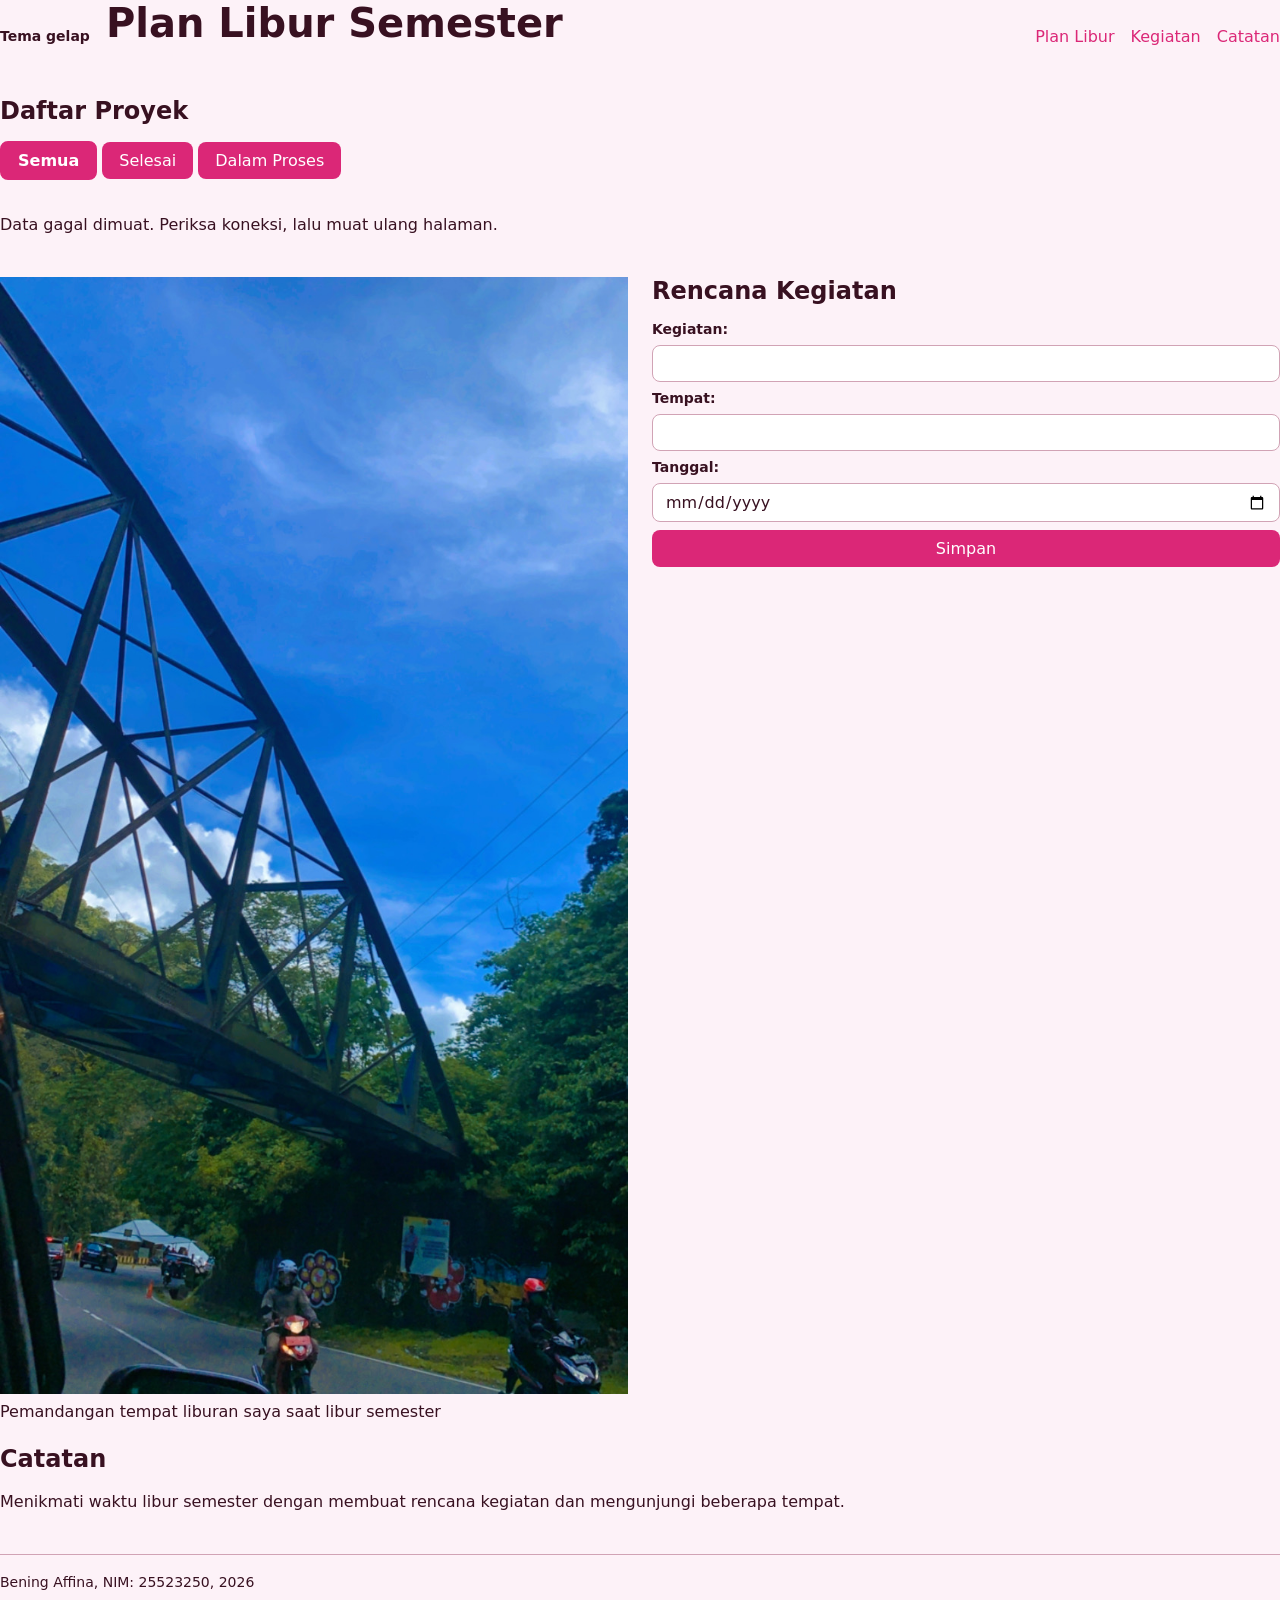
<file: worksheet-p10/profil.html>
<!DOCTYPE html>
<html lang="id">

<head>
  <meta charset="utf-8">
  <meta name="viewport" content="width=device-width, initial-scale=1.0">

  <title>Plan Libur Semester</title>

  <link rel="stylesheet" href="tokens.css">
  <link rel="stylesheet" href="base.css">
  <link rel="stylesheet" href="layout.css">
  <link rel="stylesheet" href="komponen.css">
  <link rel="stylesheet" href="tema.css">
  <link rel="stylesheet" href="responsif.css">
</head>

<body>

  <div class="page">

    <header class="navbar">

      <input type="checkbox" id="tema" class="pengalih-tema">
      <label for="tema" class="tombol-tema">Tema gelap</label>

      <h1>Plan Libur Semester</h1>

      <nav aria-label="Navigasi utama">
        <ul>
          <li><a href="#plan">Plan Libur</a></li>
          <li><a href="#kegiatan">Kegiatan</a></li>
          <li><a href="#catatan">Catatan</a></li>
        </ul>
      </nav>

    </header>

    <main class="isi">

      <section id="plan" class="sorotan">

        <h2>Daftar Proyek</h2>

        <div id="filter" class="baris-filter">
          <button type="button" data-kategori="semua" class="aktif">
            Semua
          </button>

          <button type="button" data-kategori="selesai">
            Selesai
          </button>

          <button type="button" data-kategori="proses">
            Dalam Proses
          </button>
        </div>

        <p id="muat" hidden>Memuat data proyek...</p>

        <ul id="daftar" class="galeri"></ul>

        <p id="kosong" hidden>
          Belum ada proyek dalam kategori ini.
        </p>

      </section>

      <figure class="papan">

        <img
          src="liburan.jpg"
          alt="Pemandangan tempat liburan saya di Bandung"
          width="640"
          height="360"
          loading="lazy">

        <figcaption>
          Pemandangan tempat liburan saya saat libur semester
        </figcaption>

      </figure>

      <section id="kegiatan" class="utama">

        <h2>Rencana Kegiatan</h2>

        <form id="form-kegiatan" action="#" method="post" novalidate>

          <div class="form-kolom">

            <label for="nama-kegiatan">Kegiatan:</label>
            <input
              type="text"
              id="nama-kegiatan"
              name="nama-kegiatan"
              required
              aria-describedby="galat-kegiatan">

            <p id="galat-kegiatan" class="pesan-galat" hidden></p>

            <label for="tempat">Tempat:</label>
            <input
              type="text"
              id="tempat"
              name="tempat"
              required
              aria-describedby="galat-tempat">

            <p id="galat-tempat" class="pesan-galat" hidden></p>

            <label for="tanggal">Tanggal:</label>
            <input
              type="date"
              id="tanggal"
              name="tanggal"
              required
              aria-describedby="galat-tanggal">

            <p id="galat-tanggal" class="pesan-galat" hidden></p>

            <button type="submit" id="tombol-simpan" disabled>
              Simpan
            </button>

            <p id="pesan-berhasil" hidden></p>

          </div>

        </form>

      </section>

      <section id="catatan" class="catatan">

        <h2>Catatan</h2>

        <p>
          Menikmati waktu libur semester dengan membuat rencana
          kegiatan dan mengunjungi beberapa tempat.
        </p>

      </section>

    </main>

    <footer>
      <p>Bening Affina, NIM: 25523250, 2026</p>
    </footer>

  </div>

  <script type="module" src="js/app.js"></script>

</body>

</html>
</file>
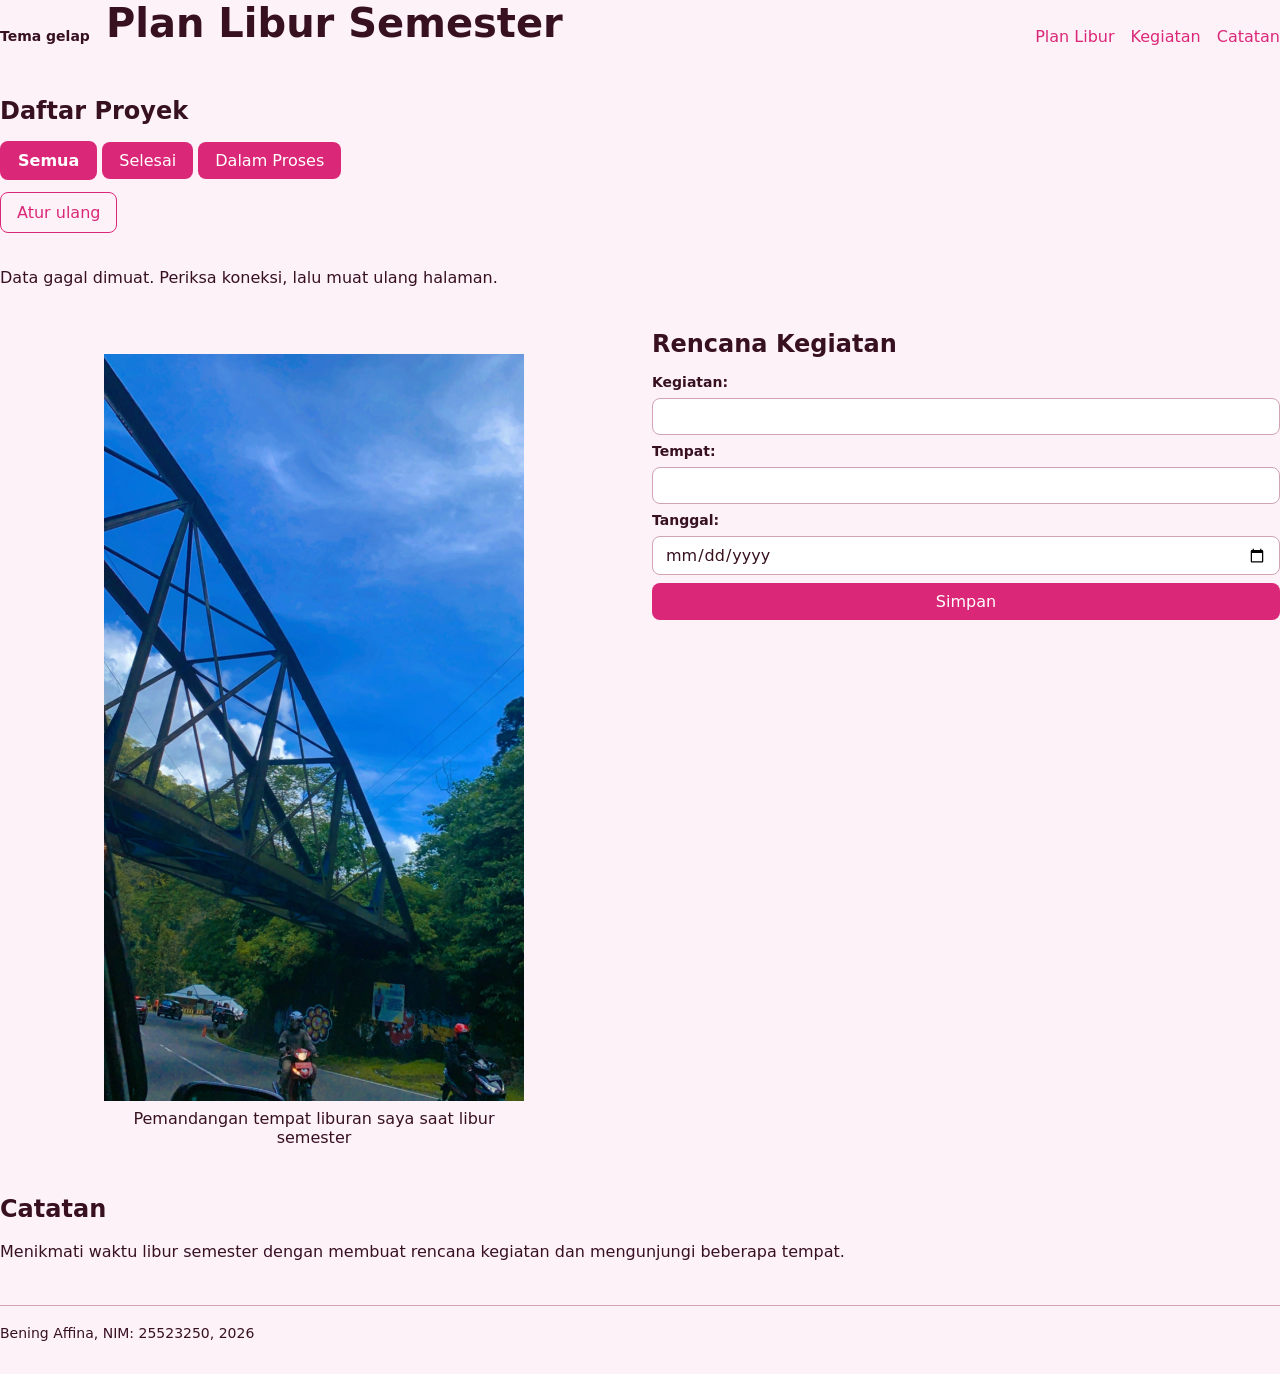
<file: worksheet-p11/profil.html>
<!DOCTYPE html>
<html lang="id">

<head>
  <meta charset="utf-8">
  <meta name="viewport" content="width=device-width, initial-scale=1.0">

  <title>Plan Libur Semester</title>

  <link rel="stylesheet" href="tokens.css">
  <link rel="stylesheet" href="base.css">
  <link rel="stylesheet" href="layout.css">
  <link rel="stylesheet" href="komponen.css">
  <link rel="stylesheet" href="tema.css">
  <link rel="stylesheet" href="responsif.css">
</head>

<body>

  <div class="page">

    <header class="navbar">

      <input type="checkbox" id="tema" class="pengalih-tema">
      <label for="tema" class="tombol-tema">Tema gelap</label>

      <h1>Plan Libur Semester</h1>

      <nav aria-label="Navigasi utama">
        <ul>
          <li><a href="#plan">Plan Libur</a></li>
          <li><a href="#kegiatan">Kegiatan</a></li>
          <li><a href="#catatan">Catatan</a></li>
        </ul>
      </nav>

    </header>

    <main class="isi">

      <section id="plan" class="sorotan">

        <h2>Daftar Proyek</h2>

        <div id="filter" class="baris-filter">
          <button type="button" data-kategori="semua" class="aktif">
            Semua
          </button>

          <button type="button" data-kategori="selesai">
            Selesai
          </button>

          <button type="button" data-kategori="proses">
            Dalam Proses
          </button>
        </div>

        <!-- Tombol untuk mengatur ulang kategori dan favorit -->
        <button id="atur-ulang" type="button">
          Atur ulang
        </button>

        <p id="muat" hidden>Memuat data proyek...</p>

        <ul id="daftar" class="galeri"></ul>

        <p id="kosong" hidden>
          Belum ada proyek dalam kategori ini.
        </p>

      </section>

      <figure class="papan">

        <img
          src="liburan.jpg"
          alt="Pemandangan tempat liburan saya di Bandung"
          width="640"
          height="360"
          loading="lazy">

        <figcaption>
          Pemandangan tempat liburan saya saat libur semester
        </figcaption>

      </figure>

      <section id="kegiatan" class="utama">

        <h2>Rencana Kegiatan</h2>

        <form id="form-kegiatan" action="#" method="post" novalidate>

          <div class="form-kolom">

            <label for="nama-kegiatan">Kegiatan:</label>
            <input
              type="text"
              id="nama-kegiatan"
              name="nama-kegiatan"
              required
              aria-describedby="galat-kegiatan">

            <p id="galat-kegiatan" class="pesan-galat" hidden></p>

            <label for="tempat">Tempat:</label>
            <input
              type="text"
              id="tempat"
              name="tempat"
              required
              aria-describedby="galat-tempat">

            <p id="galat-tempat" class="pesan-galat" hidden></p>

            <label for="tanggal">Tanggal:</label>
            <input
              type="date"
              id="tanggal"
              name="tanggal"
              required
              aria-describedby="galat-tanggal"></input>

            <p id="galat-tanggal" class="pesan-galat" hidden></p>

            <button type="submit" id="tombol-simpan" disabled>
              Simpan
            </button>

            <p id="pesan-berhasil" hidden></p>

          </div>

        </form>

      </section>

      <section id="catatan" class="catatan">

        <h2>Catatan</h2>

        <p>
          Menikmati waktu libur semester dengan membuat rencana
          kegiatan dan mengunjungi beberapa tempat.
        </p>

      </section>

    </main>

    <footer>
      <p>Bening Affina, NIM: 25523250, 2026</p>
    </footer>

  </div>

  <script type="module" src="js/app.js"></script>

</body>

</html>
</file>
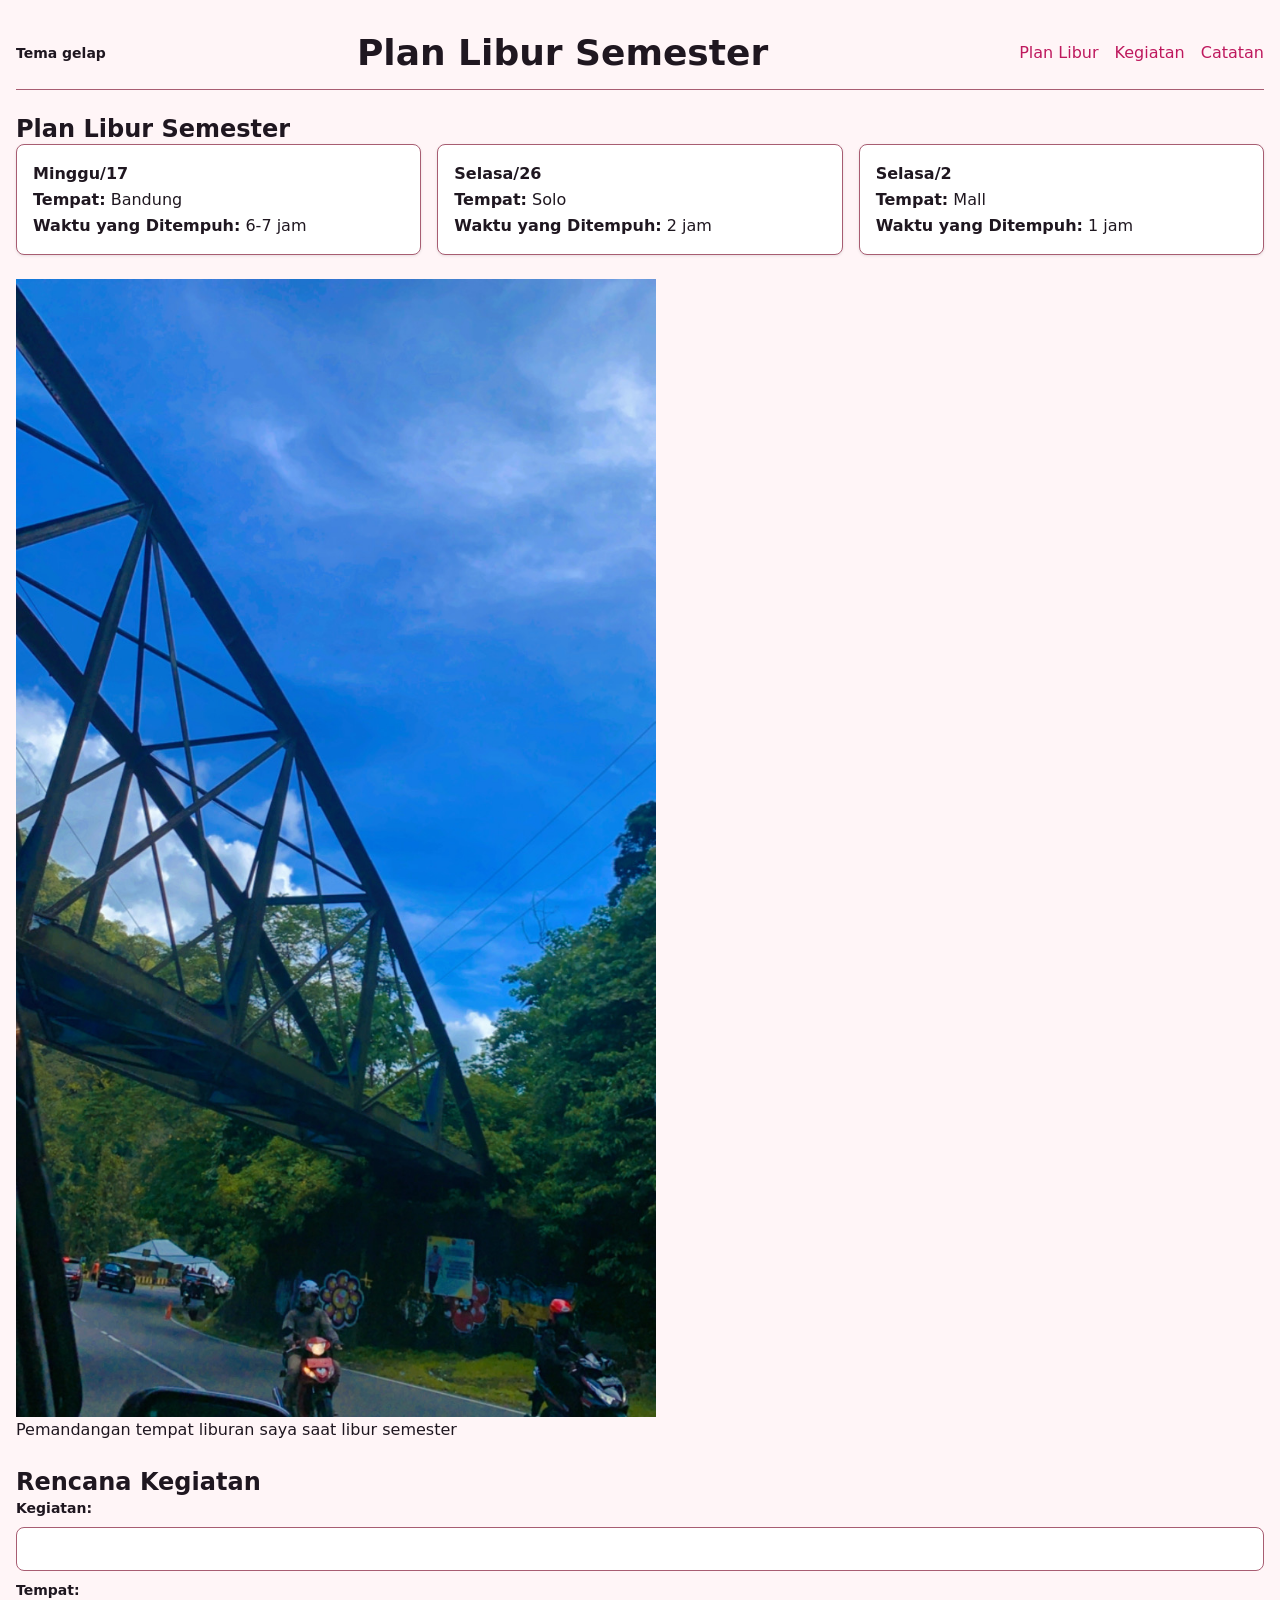
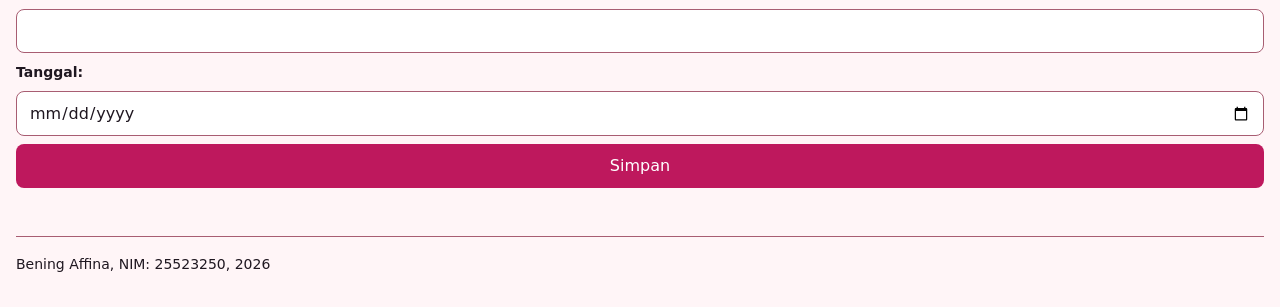
<file: worksheet-p4/profil.html>
<!DOCTYPE html>
<html lang="id">
<head>
  <title>Plan Libur Semester</title>
  
  <meta charset="utf-8">
  <meta name="viewport" content="width=device-width, initial-scale=1.0">

  <link rel="stylesheet" href="tokens.css">
  <link rel="stylesheet" href="base.css">
  <link rel="stylesheet" href="layout.css">
  <link rel="stylesheet" href="komponen.css">
  <link rel="stylesheet" href="tema.css">
</head>

<body>

 <header>
  <div class="header-baris">

    <input type="checkbox" id="tema" class="pengalih-tema">
    <label for="tema" class="tombol-tema">Tema gelap</label>

    <h1>Plan Libur Semester</h1>

    <nav aria-label="Navigasi utama">
      <ul>
        <li><a href="#plan">Plan Libur</a></li>
        <li><a href="#kegiatan">Kegiatan</a></li>
        <li><a href="#catatan">Catatan</a></li>
      </ul>
    </nav>

  </div>
</header>

  <main>

    <section id="plan">
  <h2>Plan Libur Semester</h2>

  <div class="katalog">

    <article class="kartu">
      <h3>Minggu/17</h3>
      <p><strong>Tempat:</strong> Bandung</p>
      <p><strong>Waktu yang Ditempuh:</strong> 6-7 jam</p>
    </article>

    <article class="kartu">
      <h3>Selasa/26</h3>
      <p><strong>Tempat:</strong> Solo</p>
      <p><strong>Waktu yang Ditempuh:</strong> 2 jam</p>
    </article>

    <article class="kartu">
      <h3>Selasa/2</h3>
      <p><strong>Tempat:</strong> Mall</p>
      <p><strong>Waktu yang Ditempuh:</strong> 1 jam</p>
    </article>

  </div>
</section>

    <figure>
      <img src="liburan.jpg"
           alt="___Pemandangan tempat liburan saya di Bandung___"
           width="640" height="360" loading="lazy">
      <figcaption>Pemandangan tempat liburan saya saat libur semester</figcaption>
    </figure>


    <section id="kegiatan">
      <h2>Rencana Kegiatan</h2>

      <form action="#" method="post">

  <div class="form-kolom">

    <label for="nama-kegiatan">Kegiatan:</label>
    <input type="text" id="nama-kegiatan" name="nama-kegiatan" required>

    <label for="tempat">Tempat:</label>
    <input type="text" id="tempat" name="tempat" required>

    <label for="tanggal">Tanggal:</label>
    <input type="date" id="tanggal" name="tanggal" required>

    <p class="pesan-galat">Mohon isi kolom yang diperlukan.</p>

    <button type="submit">Simpan</button>

  </div>

</form>
    </section>

  </main>


  <footer>
    <p>Bening Affina, NIM: 25523250, 2026</p>
  </footer>

</body>
</html>
</file>
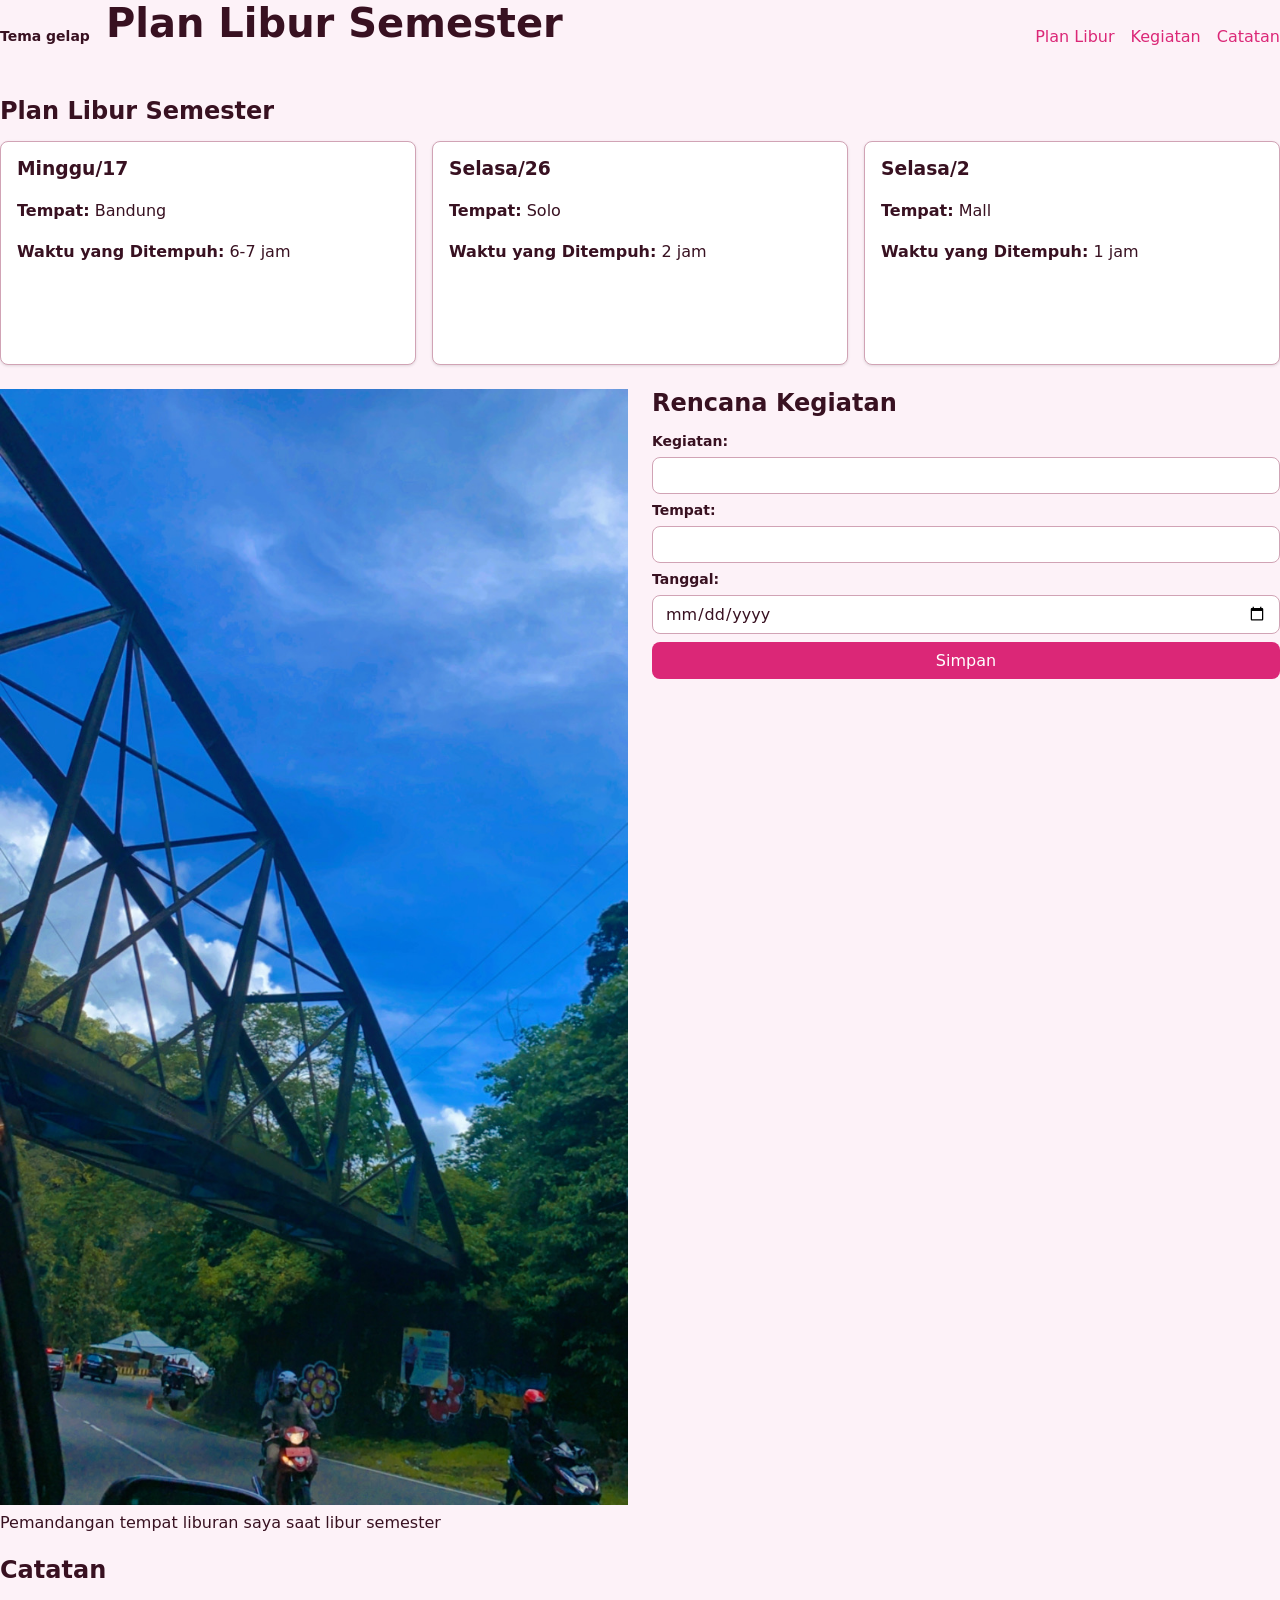
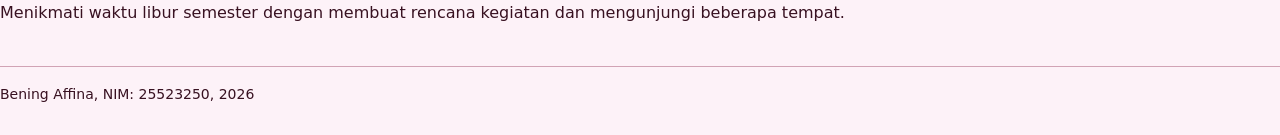
<file: worksheet-p5/profil.html>
<!DOCTYPE html>
<html lang="id">

<head>
  <meta charset="utf-8">
  <meta name="viewport" content="width=device-width, initial-scale=1.0">

  <title>Plan Libur Semester</title>

  <link rel="stylesheet" href="tokens.css">
  <link rel="stylesheet" href="base.css">
  <link rel="stylesheet" href="layout.css">
  <link rel="stylesheet" href="komponen.css">
  <link rel="stylesheet" href="tema.css">
</head>

<body>

  <div class="page">

    <header class="navbar">

      <input type="checkbox" id="tema" class="pengalih-tema">
      <label for="tema" class="tombol-tema">Tema gelap</label>

      <h1>Plan Libur Semester</h1>

      <nav aria-label="Navigasi utama">
        <ul>
          <li><a href="#plan">Plan Libur</a></li>
          <li><a href="#kegiatan">Kegiatan</a></li>
          <li><a href="#catatan">Catatan</a></li>
        </ul>
      </nav>

    </header>


    <main class="isi">

      <section id="plan" class="sorotan">

        <h2>Plan Libur Semester</h2>

        <div class="galeri">

          <article class="kartu">

            <div class="kartu__isi">

              <h3 class="kartu__judul">Minggu/17</h3>

              <p>
                <strong>Tempat:</strong> Bandung
              </p>

              <p>
                <strong>Waktu yang Ditempuh:</strong> 6-7 jam
              </p>

            </div>

          </article>


          <article class="kartu">

            <div class="kartu__isi">

              <h3 class="kartu__judul">Selasa/26</h3>

              <p>
                <strong>Tempat:</strong> Solo
              </p>

              <p>
                <strong>Waktu yang Ditempuh:</strong> 2 jam
              </p>

            </div>

          </article>


          <article class="kartu">

            <div class="kartu__isi">

              <h3 class="kartu__judul">Selasa/2</h3>

              <p>
                <strong>Tempat:</strong> Mall
              </p>

              <p>
                <strong>Waktu yang Ditempuh:</strong> 1 jam
              </p>

            </div>

          </article>

        </div>

      </section>


      <figure class="papan">

        <img
          src="liburan.jpg"
          alt="Pemandangan tempat liburan saya di Bandung"
          width="640"
          height="360"
          loading="lazy">

        <figcaption>
          Pemandangan tempat liburan saya saat libur semester
        </figcaption>

      </figure>


      <section id="kegiatan" class="utama">

        <h2>Rencana Kegiatan</h2>

        <form action="#" method="post">

          <div class="form-kolom">

            <label for="nama-kegiatan">Kegiatan:</label>

            <input
              type="text"
              id="nama-kegiatan"
              name="nama-kegiatan"
              required>


            <label for="tempat">Tempat:</label>

            <input
              type="text"
              id="tempat"
              name="tempat"
              required>


            <label for="tanggal">Tanggal:</label>

            <input
              type="date"
              id="tanggal"
              name="tanggal"
              required>


            <p class="pesan-galat">
              Mohon isi kolom yang diperlukan.
            </p>


            <button type="submit">
              Simpan
            </button>

          </div>

        </form>

      </section>


      <section id="catatan" class="catatan">

        <h2>Catatan</h2>

        <p>
          Menikmati waktu libur semester dengan membuat rencana
          kegiatan dan mengunjungi beberapa tempat.
        </p>

      </section>

    </main>


    <footer>

      <p>
        Bening Affina, NIM: 25523250, 2026
      </p>

    </footer>

  </div>

</body>

</html>
</file>
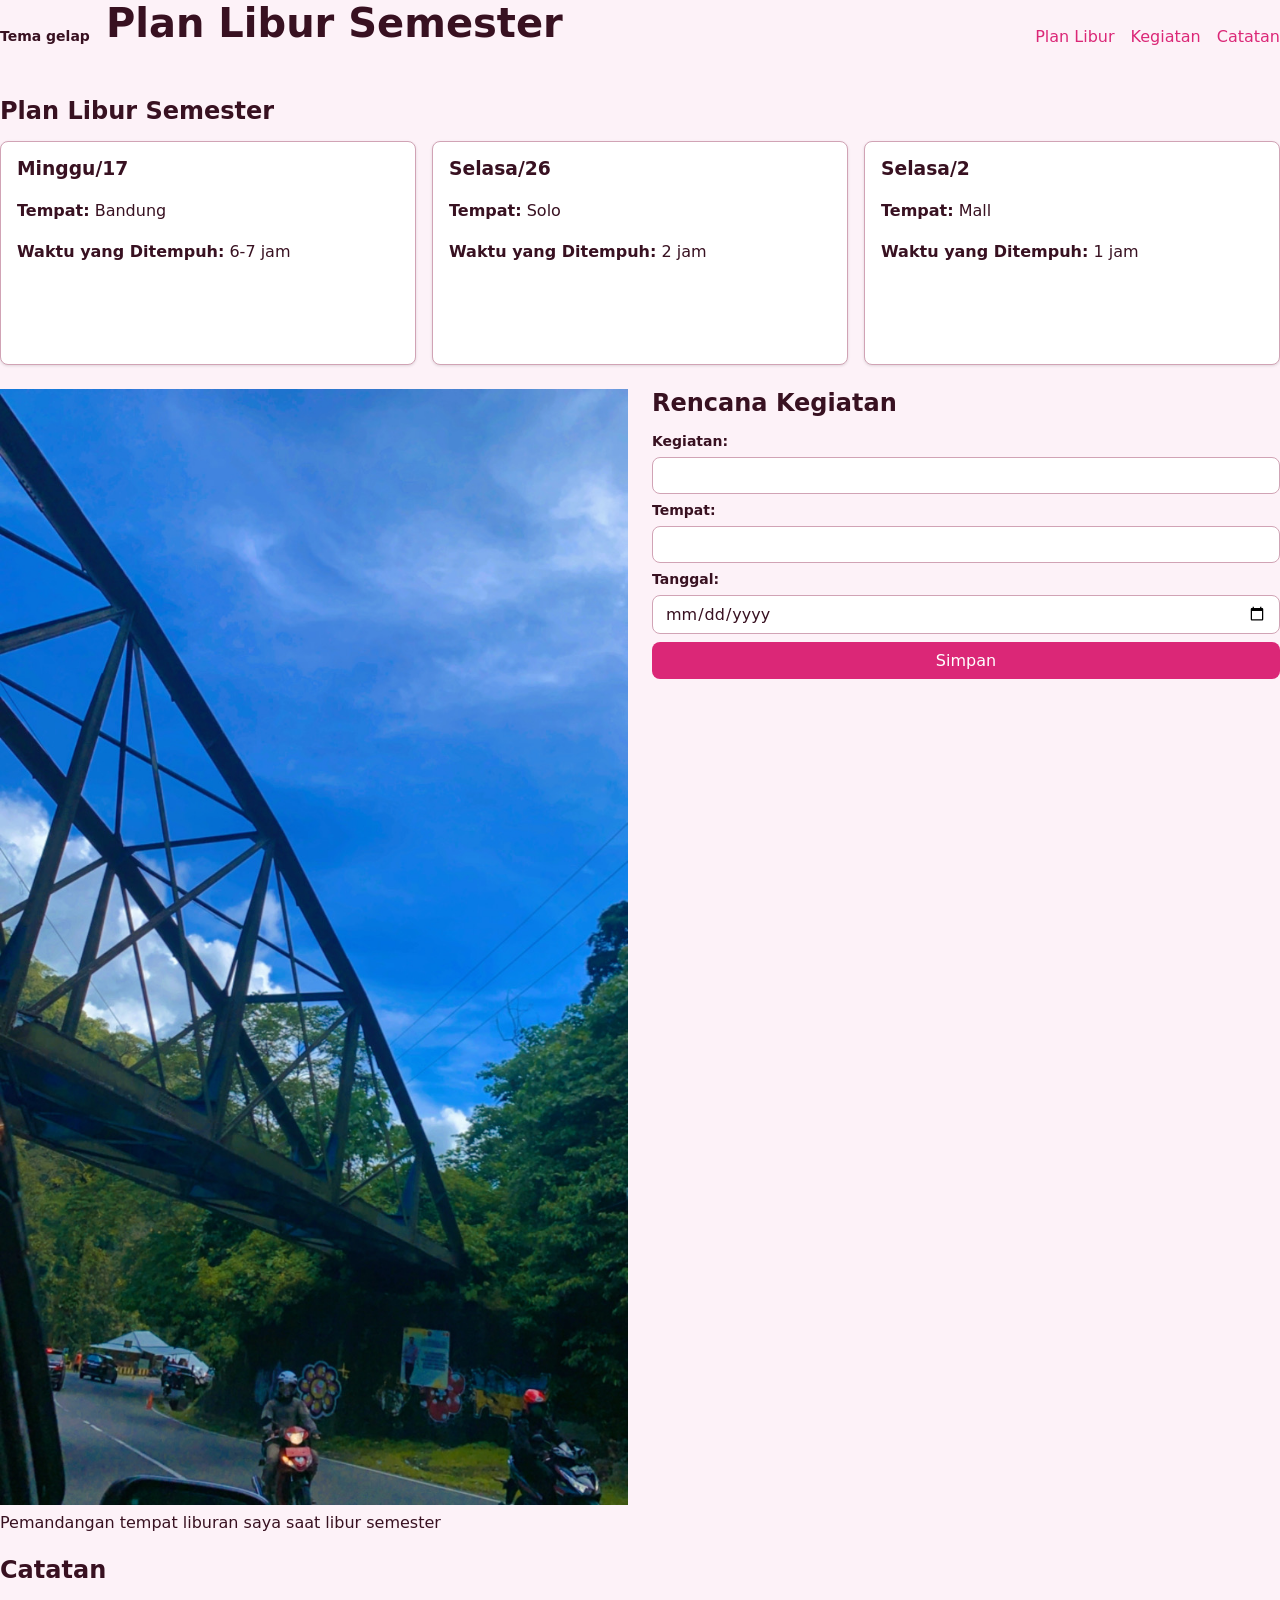
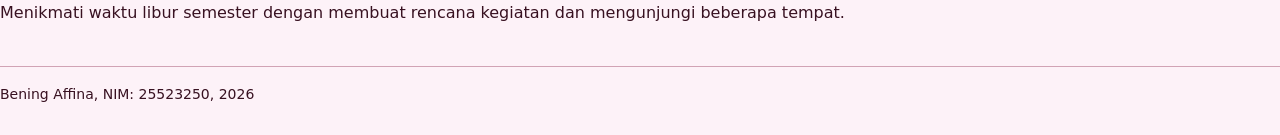
<file: worksheet-p6/profil.html>
<!DOCTYPE html>
<html lang="id">

<head>
  <meta charset="utf-8">
  <meta name="viewport" content="width=device-width, initial-scale=1.0">

  <title>Plan Libur Semester</title>

  <link rel="stylesheet" href="tokens.css">
  <link rel="stylesheet" href="base.css">
  <link rel="stylesheet" href="layout.css">
  <link rel="stylesheet" href="komponen.css">
  <link rel="stylesheet" href="tema.css">
  <link rel="stylesheet" href="responsif.css">
</head>

<body>

  <div class="page">

    <header class="navbar">

      <input type="checkbox" id="tema" class="pengalih-tema">
      <label for="tema" class="tombol-tema">Tema gelap</label>

      <h1>Plan Libur Semester</h1>

      <nav aria-label="Navigasi utama">
        <ul>
          <li><a href="#plan">Plan Libur</a></li>
          <li><a href="#kegiatan">Kegiatan</a></li>
          <li><a href="#catatan">Catatan</a></li>
        </ul>
      </nav>

    </header>


    <main class="isi">

      <section id="plan" class="sorotan">

        <h2>Plan Libur Semester</h2>

        <div class="galeri">

          <article class="kartu">

            <div class="kartu__isi">

              <h3 class="kartu__judul">Minggu/17</h3>

              <p>
                <strong>Tempat:</strong> Bandung
              </p>

              <p>
                <strong>Waktu yang Ditempuh:</strong> 6-7 jam
              </p>

            </div>

          </article>


          <article class="kartu">

            <div class="kartu__isi">

              <h3 class="kartu__judul">Selasa/26</h3>

              <p>
                <strong>Tempat:</strong> Solo
              </p>

              <p>
                <strong>Waktu yang Ditempuh:</strong> 2 jam
              </p>

            </div>

          </article>


          <article class="kartu">

            <div class="kartu__isi">

              <h3 class="kartu__judul">Selasa/2</h3>

              <p>
                <strong>Tempat:</strong> Mall
              </p>

              <p>
                <strong>Waktu yang Ditempuh:</strong> 1 jam
              </p>

            </div>

          </article>

        </div>

      </section>


      <figure class="papan">

        <img
          src="liburan.jpg"
          alt="Pemandangan tempat liburan saya di Bandung"
          width="640"
          height="360"
          loading="lazy">

        <figcaption>
          Pemandangan tempat liburan saya saat libur semester
        </figcaption>

      </figure>


      <section id="kegiatan" class="utama">

        <h2>Rencana Kegiatan</h2>

        <form action="#" method="post">

          <div class="form-kolom">

            <label for="nama-kegiatan">Kegiatan:</label>

            <input
              type="text"
              id="nama-kegiatan"
              name="nama-kegiatan"
              required>


            <label for="tempat">Tempat:</label>

            <input
              type="text"
              id="tempat"
              name="tempat"
              required>


            <label for="tanggal">Tanggal:</label>

            <input
              type="date"
              id="tanggal"
              name="tanggal"
              required>


            <p class="pesan-galat">
              Mohon isi kolom yang diperlukan.
            </p>


            <button type="submit">
              Simpan
            </button>

          </div>

        </form>

      </section>


      <section id="catatan" class="catatan">

        <h2>Catatan</h2>

        <p>
          Menikmati waktu libur semester dengan membuat rencana
          kegiatan dan mengunjungi beberapa tempat.
        </p>

      </section>

    </main>


    <footer>

      <p>
        Bening Affina, NIM: 25523250, 2026
      </p>

    </footer>

  </div>

</body>

</html>
</file>
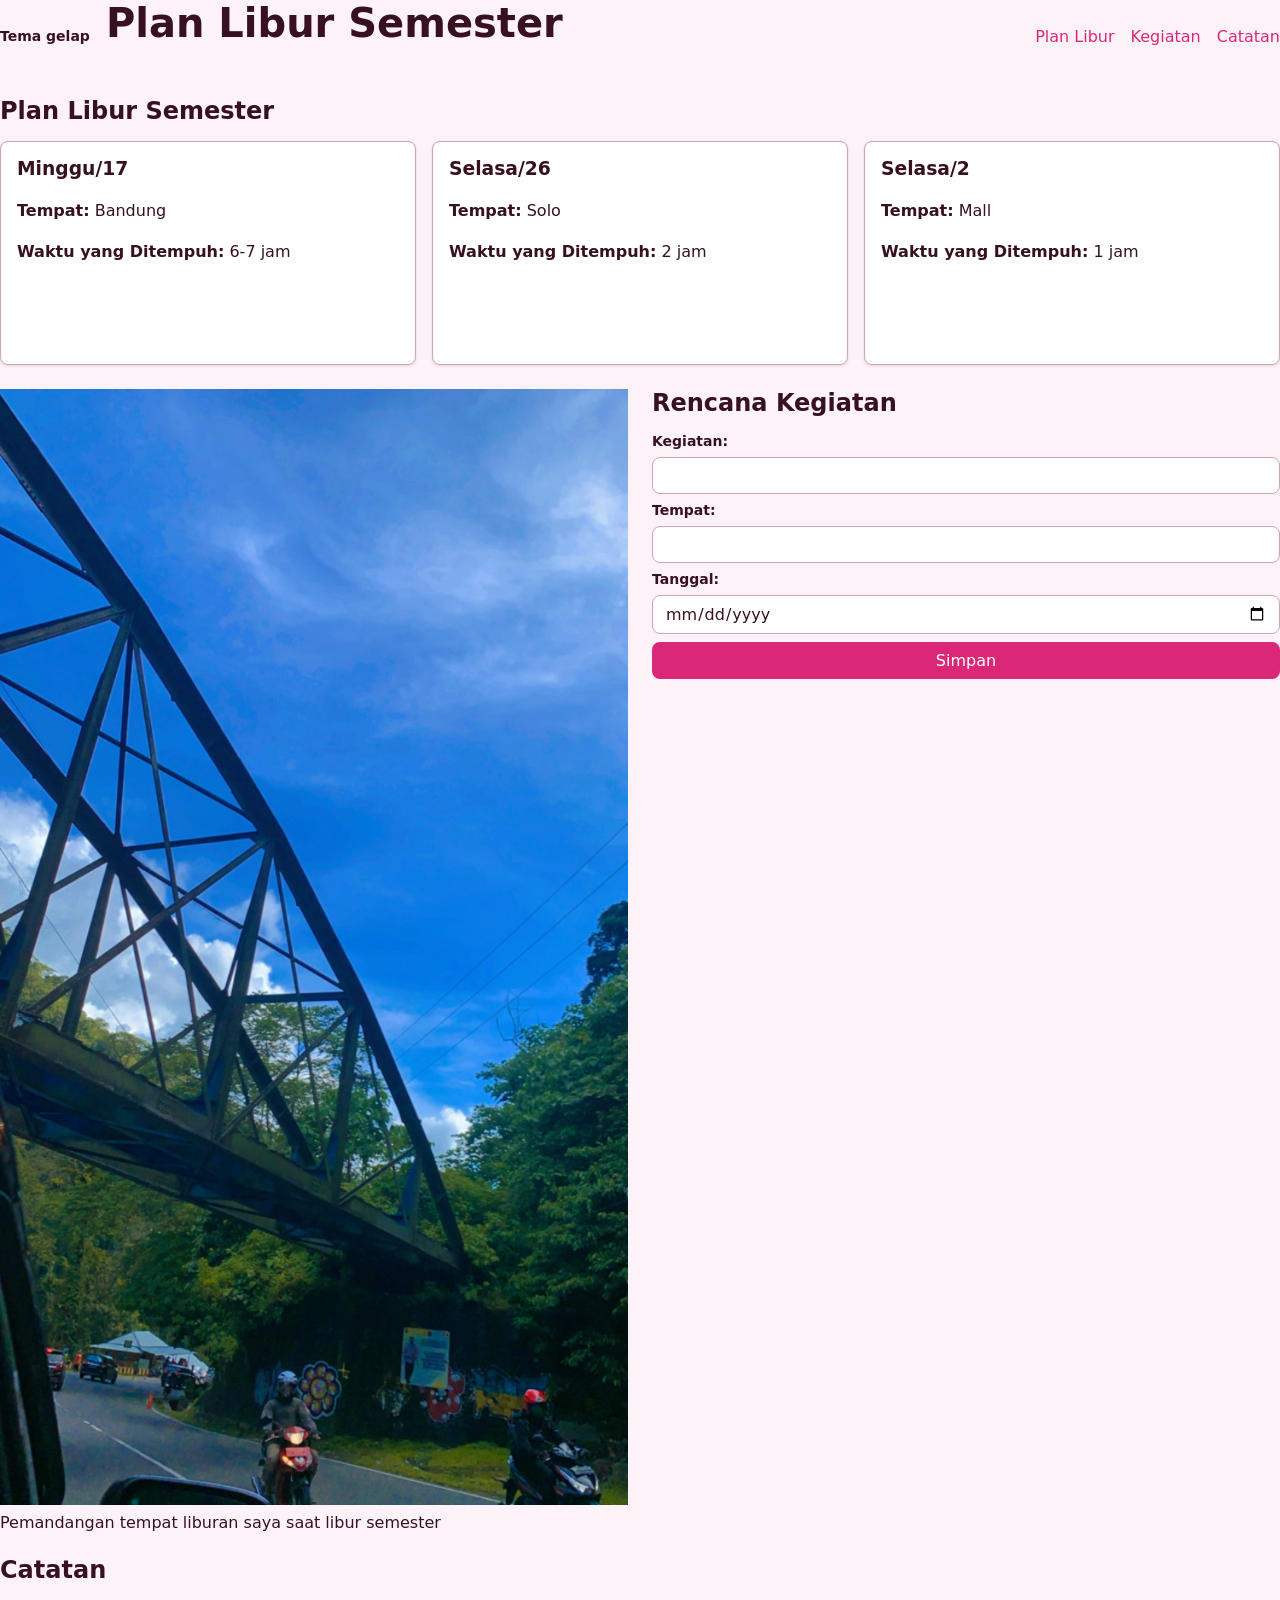
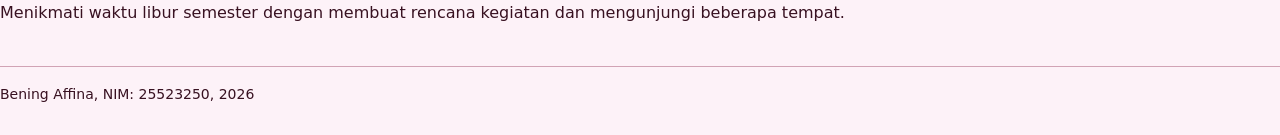
<file: worksheet-p8/profil.html>
<!DOCTYPE html> 
<html lang="id"> 
 
<head> 
  <meta charset="utf-8"> 
  <meta name="viewport" content="width=device-width, initial-scale=1.0"> 
 
  <title>Plan Libur Semester</title> 
 
  <link rel="stylesheet" href="tokens.css"> 
  <link rel="stylesheet" href="base.css"> 
  <link rel="stylesheet" href="layout.css"> 
  <link rel="stylesheet" href="komponen.css"> 
  <link rel="stylesheet" href="tema.css"> 
  <link rel="stylesheet" href="responsif.css"> 
</head> 
 
<body> 
 
  <div class="page"> 
 
    <header class="navbar"> 
 
      <input type="checkbox" id="tema" class="pengalih-tema"> 
      <label for="tema" class="tombol-tema">Tema gelap</label> 
 
      <h1>Plan Libur Semester</h1> 
 
      <nav aria-label="Navigasi utama"> 
        <ul> 
          <li><a href="#plan">Plan Libur</a></li> 
          <li><a href="#kegiatan">Kegiatan</a></li> 
          <li><a href="#catatan">Catatan</a></li> 
        </ul> 
      </nav> 
 
    </header> 
 
 
    <main class="isi"> 
 
      <section id="plan" class="sorotan"> 
 
        <h2>Plan Libur Semester</h2> 
 
        <div class="galeri"> 
 
          <article class="kartu"> 
 
            <div class="kartu__isi"> 
 
              <h3 class="kartu__judul">Minggu/17</h3> 
 
              <p> 
                <strong>Tempat:</strong> Bandung 
              </p> 
 
              <p> 
                <strong>Waktu yang Ditempuh:</strong> 6-7 jam 
              </p> 
 
            </div> 
 
          </article> 
 
 
          <article class="kartu"> 
 
            <div class="kartu__isi"> 
 
              <h3 class="kartu__judul">Selasa/26</h3> 
 
              <p> 
                <strong>Tempat:</strong> Solo 
              </p> 
 
              <p> 
                <strong>Waktu yang Ditempuh:</strong> 2 jam 
              </p> 
 
            </div> 
 
          </article> 
 
 
          <article class="kartu"> 
 
            <div class="kartu__isi"> 
 
              <h3 class="kartu__judul">Selasa/2</h3> 
 
              <p> 
                <strong>Tempat:</strong> Mall 
              </p> 
 
              <p> 
                <strong>Waktu yang Ditempuh:</strong> 1 jam 
              </p> 
 
            </div> 
 
          </article> 
 
        </div> 
 
      </section> 
 
 
      <figure class="papan"> 
 
        <img 
          src="liburan.jpg" 
          alt="Pemandangan tempat liburan saya di Bandung" 
          width="640" 
          height="360" 
          loading="lazy"> 
 
        <figcaption> 
          Pemandangan tempat liburan saya saat libur semester 
        </figcaption> 
 
      </figure> 
 
 
      <section id="kegiatan" class="utama"> 
 
        <h2>Rencana Kegiatan</h2> 
 
        <form action="#" method="post"> 
 
          <div class="form-kolom"> 
 
            <label for="nama-kegiatan">Kegiatan:</label> 
 
            <input 
              type="text" 
              id="nama-kegiatan" 
              name="nama-kegiatan" 
              required> 
 
 
            <label for="tempat">Tempat:</label> 
 
            <input 
              type="text" 
              id="tempat" 
              name="tempat" 
              required> 
 
 
            <label for="tanggal">Tanggal:</label> 
 
            <input 
              type="date" 
              id="tanggal" 
              name="tanggal" 
              required> 
 
 
            <p class="pesan-galat"> 
              Mohon isi kolom yang diperlukan. 
            </p> 
 
 
            <button type="submit"> 
              Simpan 
            </button> 
 
          </div> 
 
        </form> 
 
      </section> 
 
 
      <section id="catatan" class="catatan"> 
 
        <h2>Catatan</h2> 
 
        <p> 
          Menikmati waktu libur semester dengan membuat rencana 
          kegiatan dan mengunjungi beberapa tempat. 
        </p> 
 
      </section> 
 
    </main> 
 
 
    <footer> 
 
      <p> 
        Bening Affina, NIM: 25523250, 2026 
      </p> 
 
    </footer> 
 
  </div> 
 
  <script type="module" src="js/app.js"></script>

</body> 
 
</html>
</file>
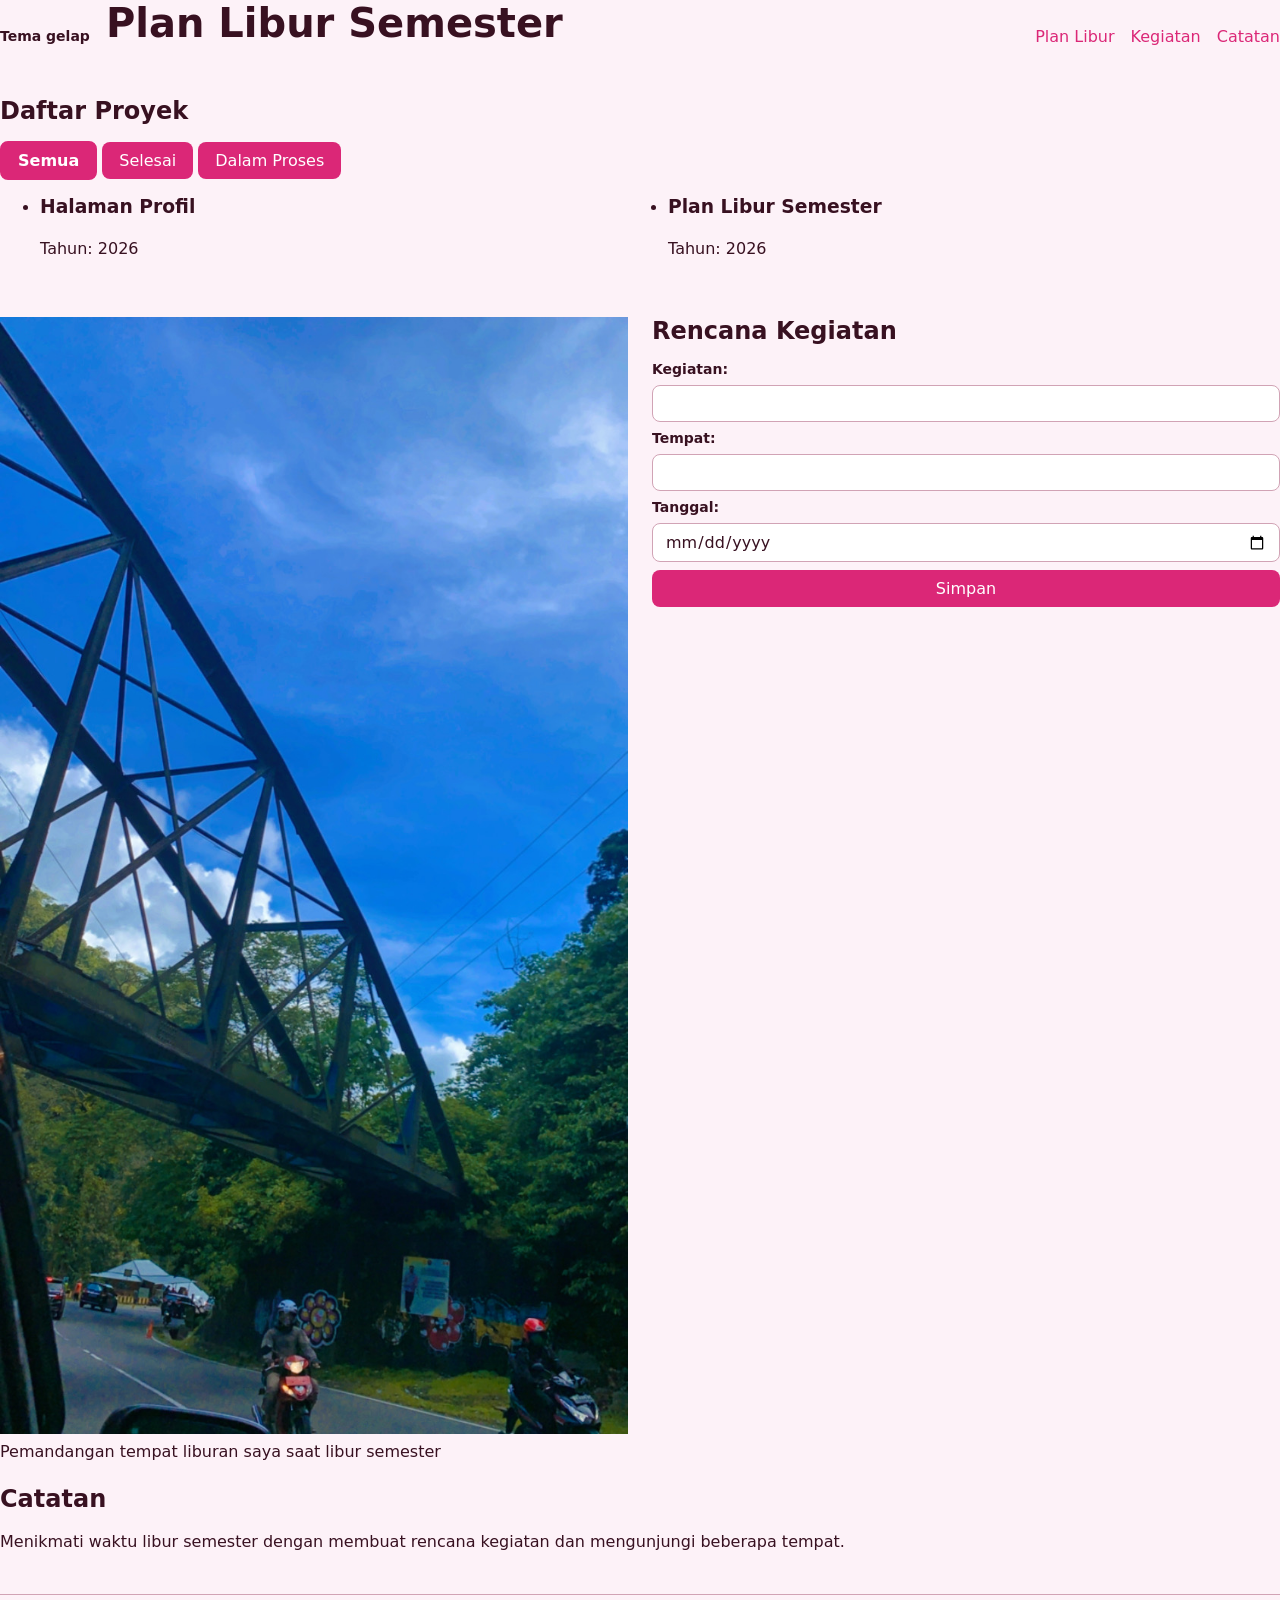
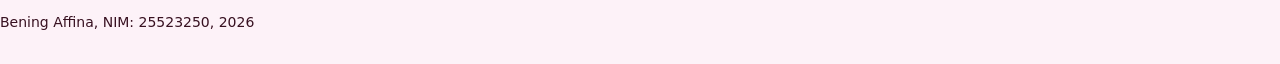
<file: worksheet-p9/profil.html>
<!DOCTYPE html>
<html lang="id">

<head>
  <meta charset="utf-8">
  <meta name="viewport" content="width=device-width, initial-scale=1.0">

  <title>Plan Libur Semester</title>

  <link rel="stylesheet" href="tokens.css">
  <link rel="stylesheet" href="base.css">
  <link rel="stylesheet" href="layout.css">
  <link rel="stylesheet" href="komponen.css">
  <link rel="stylesheet" href="tema.css">
  <link rel="stylesheet" href="responsif.css">
</head>

<body>

  <div class="page">

    <header class="navbar">

      <input type="checkbox" id="tema" class="pengalih-tema">
      <label for="tema" class="tombol-tema">Tema gelap</label>

      <h1>Plan Libur Semester</h1>

      <nav aria-label="Navigasi utama">
        <ul>
          <li><a href="#plan">Plan Libur</a></li>
          <li><a href="#kegiatan">Kegiatan</a></li>
          <li><a href="#catatan">Catatan</a></li>
        </ul>
      </nav>

    </header>

    <main class="isi">

      <section id="plan" class="sorotan">

        <h2>Daftar Proyek</h2>

        <div id="filter" class="baris-filter">
          <button type="button" data-kategori="semua" class="aktif">
            Semua
          </button>

          <button type="button" data-kategori="selesai">
            Selesai
          </button>

          <button type="button" data-kategori="proses">
            Dalam Proses
          </button>
        </div>

        <ul id="daftar" class="galeri"></ul>

        <p id="kosong" hidden>
          Belum ada proyek dalam kategori ini.
        </p>

      </section>

      <figure class="papan">

        <img
          src="liburan.jpg"
          alt="Pemandangan tempat liburan saya di Bandung"
          width="640"
          height="360"
          loading="lazy">

        <figcaption>
          Pemandangan tempat liburan saya saat libur semester
        </figcaption>

      </figure>

      <section id="kegiatan" class="utama">

        <h2>Rencana Kegiatan</h2>

        <form id="form-kegiatan" action="#" method="post" novalidate>

          <div class="form-kolom">

            <label for="nama-kegiatan">Kegiatan:</label>
            <input
              type="text"
              id="nama-kegiatan"
              name="nama-kegiatan"
              required
              aria-describedby="galat-kegiatan">

            <p id="galat-kegiatan" class="pesan-galat" hidden></p>

            <label for="tempat">Tempat:</label>
            <input
              type="text"
              id="tempat"
              name="tempat"
              required
              aria-describedby="galat-tempat">

            <p id="galat-tempat" class="pesan-galat" hidden></p>

            <label for="tanggal">Tanggal:</label>
            <input
              type="date"
              id="tanggal"
              name="tanggal"
              required
              aria-describedby="galat-tanggal">

            <p id="galat-tanggal" class="pesan-galat" hidden></p>

            <button type="submit" id="tombol-simpan" disabled>
              Simpan
            </button>

            <p id="pesan-berhasil" hidden></p>

          </div>

        </form>

      </section>

      <section id="catatan" class="catatan">

        <h2>Catatan</h2>

        <p>
          Menikmati waktu libur semester dengan membuat rencana
          kegiatan dan mengunjungi beberapa tempat.
        </p>

      </section>

    </main>

    <footer>
      <p>Bening Affina, NIM: 25523250, 2026</p>
    </footer>

  </div>

  <script type="module" src="js/app.js"></script>
  <script type="module" src="js/dom.js"></script>

</body>

</html>
</file>
<file: worksheet-p10/tokens.css>
:root {
  --color-fg: #381121;
  --color-bg: #FDF2F8;
  --color-surface: #FFFFFF;
  --color-primary: #DB2777;
  --color-border: #D1A3B5;
  --color-focus: #DB2777;
  --color-danger: #DC2626;

  --radius-md: .5rem;

  --space-2: .5rem;
  --space-3: .75rem;
  --space-4: 1rem;
  --space-6: 1.5rem;

  --text-sm: .875rem;
  --text-md: 1rem;

  --card-pad: 1rem;
  --section-gap: 1.5rem;

  --shadow-1: 0 1px 3px rgb(0 0 0 / .12);
}
</file>
<file: worksheet-p10/base.css>
*,
*::before,
*::after {
  box-sizing: border-box;
}

html {
  scroll-behavior: smooth;
}

body {
  margin: 0;
  font-family:
    system-ui,
    -apple-system,
    BlinkMacSystemFont,
    "Segoe UI",
    sans-serif;
  font-size: var(--text-md);
  background: var(--color-bg);
  color: var(--color-fg);
}

img {
  max-width: 100%;
}

h1,
h2,
h3,
p {
  margin-top: 0;
}

h1 {
  font-size: clamp(1.8rem, 4vw, 2.5rem);
}

h2 {
  margin-bottom: var(--space-4);
}

p {
  line-height: 1.6;
}
</file>
<file: worksheet-p10/layout.css>
.page {
  display: grid;
  grid-template-rows: auto 1fr auto;
  min-height: 100dvh;
}

.navbar {
  display: flex;
  gap: var(--space-4);
  align-items: center;
  flex-wrap: wrap;
}

.navbar h1 {
  flex: 1;
}

.navbar nav {
  display: flex;
  gap: var(--space-4);
}

.navbar nav ul {
  display: flex;
  gap: var(--space-4);
  list-style: none;
  padding: 0;
}

.navbar nav a {
  color: var(--color-primary);
  text-decoration: none;
}

.navbar nav a:hover {
  text-decoration: underline;
}

.isi {
  display: grid;
  grid-template-columns: minmax(0, 1fr) minmax(0, 1fr);
  grid-template-areas:
    "utama utama"
    "sisi bawah";
  gap: var(--space-6);
  padding-block: var(--space-6);
}

.sorotan {
  grid-area: utama;
}

.papan {
  grid-area: sisi;
}

.utama {
  grid-area: bawah;
}

.catatan {
  grid-column: span 2;
}

footer {
  padding-block: var(--space-4);
  border-top: 1px solid var(--color-border);
  color: var(--color-fg);
  font-size: var(--text-sm);
}

@media (max-width: 40rem) {
  .isi {
    grid-template-columns: 1fr;
    grid-template-areas:
      "utama"
      "sisi"
      "bawah";
  }

  .catatan {
    grid-column: auto;
  }
}
</file>
<file: worksheet-p10/komponen.css>
.galeri {
  display: grid;
  grid-template-columns: repeat(auto-fit, minmax(16rem, 1fr));
  gap: var(--space-4);
}

.kartu {
  display: grid;
  align-content: start;
  min-height: 14rem;
  background: var(--color-surface);
  border: 1px solid var(--color-border);
  border-radius: var(--radius-md);
  box-shadow: var(--shadow-1);
  padding: var(--card-pad);
}

.kartu__isi {
  min-width: 0;
}

.kartu__judul {
  overflow-wrap: anywhere;
}

.kartu__kaki {
  display: flex;
  align-items: center;
  justify-content: space-between;
  gap: var(--space-2);
}

.papan {
  margin: 0;
}

.papan img {
  display: block;
  max-width: 100%;
  height: auto;
}

.papan figcaption {
  margin-top: var(--space-2);
}

.form-kolom {
  display: flex;
  flex-direction: column;
  gap: var(--space-2);
}

label {
  font-size: var(--text-sm);
  font-weight: 600;
}

input,
select,
textarea {
  font: inherit;
  padding: var(--space-2) var(--space-3);
  border: 1px solid var(--color-border);
  border-radius: var(--radius-md);
  background: var(--color-surface);
  color: var(--color-fg);
  min-width: 0;
}

button {
  font: inherit;
  padding: var(--space-2) var(--space-4);
  border: 1px solid transparent;
  border-radius: var(--radius-md);
  background: var(--color-primary);
  color: var(--color-surface);
  cursor: pointer;
}

:focus-visible {
  outline: 2px solid var(--color-focus);
  outline-offset: 2px;
}

input:user-invalid {
  border-color: var(--color-danger);
  border-width: 2px;
}

.pesan-galat {
  display: none;
  color: var(--color-danger);
  font-size: var(--text-sm);
}

.form-kolom:has(input:user-invalid) .pesan-galat {
  display: block;
}

/* Tombol filter yang sedang dipilih */
.baris-filter button.aktif {
  background-color: var(--color-primary);
  color: white;
  border: 2px solid var(--color-primary);
  font-weight: bold;
}
</file>
<file: worksheet-p10/tema.css>
.pengalih-tema {
  position: absolute;
  opacity: 0;
  pointer-events: none;
}

.tombol-tema {
  cursor: pointer;
  font-size: var(--text-sm);
  font-weight: 600;
}

.pengalih-tema:checked ~ h1,
.pengalih-tema:checked ~ nav {
  color: var(--color-fg);
}

.pengalih-tema:checked ~ nav a {
  color: var(--color-primary);
}

body:has(#tema:checked) {
  --color-bg: #831843;
  --color-fg: #FDF2F8;
  --color-surface: #500724;
  --color-primary: #F472B6;
  --color-border: #9D174D;
}
</file>
<file: worksheet-p10/responsif.css>
/* dasar: berlaku di semua lebar */
.content {
  display: grid;
  grid-template-columns: 1fr;
  gap: var(--space-4);
}

.grid {
  display: grid;
  grid-template-columns: 1fr;
  gap: var(--space-4);
}

/* tablet: galeri dua kolom */
@media (min-width: 48rem) {
  .grid {
    grid-template-columns: repeat(2, 1fr);
  }
}

/* desktop: sidebar bersanding dengan konten */
@media (min-width: 60rem) {
  .content {
    grid-template-columns: 16rem 1fr;
  }

  .grid {
    grid-template-columns: repeat(3, 1fr);
  }
}
</file>
<file: worksheet-p11/tokens.css>
:root {
  --color-fg: #381121;
  --color-bg: #FDF2F8;
  --color-surface: #FFFFFF;
  --color-primary: #DB2777;
  --color-border: #D1A3B5;
  --color-focus: #DB2777;
  --color-danger: #DC2626;

  --radius-md: .5rem;

  --space-2: .5rem;
  --space-3: .75rem;
  --space-4: 1rem;
  --space-6: 1.5rem;

  --text-sm: .875rem;
  --text-md: 1rem;

  --card-pad: 1rem;
  --section-gap: 1.5rem;

  --shadow-1: 0 1px 3px rgb(0 0 0 / .12);
}
</file>
<file: worksheet-p11/base.css>
*,
*::before,
*::after {
  box-sizing: border-box;
}

html {
  scroll-behavior: smooth;
}

body {
  margin: 0;
  font-family:
    system-ui,
    -apple-system,
    BlinkMacSystemFont,
    "Segoe UI",
    sans-serif;
  font-size: var(--text-md);
  background: var(--color-bg);
  color: var(--color-fg);
}

img {
  max-width: 100%;
}

h1,
h2,
h3,
p {
  margin-top: 0;
}

h1 {
  font-size: clamp(1.8rem, 4vw, 2.5rem);
}

h2 {
  margin-bottom: var(--space-4);
}

p {
  line-height: 1.6;
}
</file>
<file: worksheet-p11/layout.css>
.page {
  display: grid;
  grid-template-rows: auto 1fr auto;
  min-height: 100dvh;
}

.navbar {
  display: flex;
  gap: var(--space-4);
  align-items: center;
  flex-wrap: wrap;
}

.navbar h1 {
  flex: 1;
}

.navbar nav {
  display: flex;
  gap: var(--space-4);
}

.navbar nav ul {
  display: flex;
  gap: var(--space-4);
  list-style: none;
  padding: 0;
}

.navbar nav a {
  color: var(--color-primary);
  text-decoration: none;
}

.navbar nav a:hover {
  text-decoration: underline;
}

.isi {
  display: grid;
  grid-template-columns: minmax(0, 1fr) minmax(0, 1fr);
  grid-template-areas:
    "utama utama"
    "sisi bawah";
  gap: var(--space-6);
  padding-block: var(--space-6);
}

.sorotan {
  grid-area: utama;
}

.papan {
  grid-area: sisi;
}

.utama {
  grid-area: bawah;
}

.catatan {
  grid-column: span 2;
}

footer {
  padding-block: var(--space-4);
  border-top: 1px solid var(--color-border);
  color: var(--color-fg);
  font-size: var(--text-sm);
}

@media (max-width: 40rem) {
  .isi {
    grid-template-columns: 1fr;
    grid-template-areas:
      "utama"
      "sisi"
      "bawah";
  }

  .catatan {
    grid-column: auto;
  }
}
</file>
<file: worksheet-p11/komponen.css>
.galeri {
  display: grid;
  grid-template-columns: repeat(auto-fit, minmax(16rem, 1fr));
  gap: var(--space-4);
}

.kartu {
  display: grid;
  align-content: start;
  min-height: 14rem;
  background: var(--color-surface);
  border: 1px solid var(--color-border);
  border-radius: var(--radius-md);
  box-shadow: var(--shadow-1);
  padding: var(--card-pad);
}

.kartu__isi {
  min-width: 0;
}

.kartu__judul {
  overflow-wrap: anywhere;
}

.kartu__kaki {
  display: flex;
  align-items: center;
  justify-content: space-between;
  gap: var(--space-2);
}

.papan {
  margin: 0;
}

.papan img {
  display: block;
  max-width: 100%;
  height: auto;
}

.papan figcaption {
  margin-top: var(--space-2);
}

.form-kolom {
  display: flex;
  flex-direction: column;
  gap: var(--space-2);
}

label {
  font-size: var(--text-sm);
  font-weight: 600;
}

input,
select,
textarea {
  font: inherit;
  padding: var(--space-2) var(--space-3);
  border: 1px solid var(--color-border);
  border-radius: var(--radius-md);
  background: var(--color-surface);
  color: var(--color-fg);
  min-width: 0;
}

button {
  font: inherit;
  padding: var(--space-2) var(--space-4);
  border: 1px solid transparent;
  border-radius: var(--radius-md);
  background: var(--color-primary);
  color: var(--color-surface);
  cursor: pointer;
}

:focus-visible {
  outline: 2px solid var(--color-focus);
  outline-offset: 2px;
}

input:user-invalid {
  border-color: var(--color-danger);
  border-width: 2px;
}

.pesan-galat {
  display: none;
  color: var(--color-danger);
  font-size: var(--text-sm);
}

.form-kolom:has(input:user-invalid) .pesan-galat {
  display: block;
}

/* Tombol filter yang sedang dipilih */
.baris-filter button.aktif {
  background-color: var(--color-primary);
  color: white;
  border: 2px solid var(--color-primary);
  font-weight: bold;
}

/* Tombol untuk mengatur ulang kategori dan favorit */
#atur-ulang {
  display: block;
  width: fit-content;
  margin-top: 12px;
  padding: 10px 16px;
  border: 1px solid var(--warna-utama, #DB2777);
  border-radius: 8px;
  background: transparent;
  color: var(--warna-utama, #DB2777);
  cursor: pointer;
}

/* Tombol favorit pada kartu proyek */
.kartu .favorit {
  display: inline-flex;
  align-items: center;
  justify-content: center;
  width: 40px;
  min-height: 36px;
  padding: 6px 10px;
  margin-top: 8px;
  border-radius: 8px;
  cursor: pointer;
}

/* Ukuran foto liburan */
.papan {
  max-width: 420px;
  margin: 24px auto;
}


.papan img {
  display: block;
  width: 100%;
  max-width: 420px;
  height: auto;
  object-fit: contain;
  border-radius: 0;
}

.papan figcaption {
  margin-top: 8px;
  text-align: center;
}
</file>
<file: worksheet-p11/tema.css>
.pengalih-tema {
  position: absolute;
  opacity: 0;
  pointer-events: none;
}

.tombol-tema {
  cursor: pointer;
  font-size: var(--text-sm);
  font-weight: 600;
}

.pengalih-tema:checked ~ h1,
.pengalih-tema:checked ~ nav {
  color: var(--color-fg);
}

.pengalih-tema:checked ~ nav a {
  color: var(--color-primary);
}

body:has(#tema:checked) {
  --color-bg: #831843;
  --color-fg: #FDF2F8;
  --color-surface: #500724;
  --color-primary: #F472B6;
  --color-border: #9D174D;
}
</file>
<file: worksheet-p11/responsif.css>
/* dasar: berlaku di semua lebar */
.content {
  display: grid;
  grid-template-columns: 1fr;
  gap: var(--space-4);
}

.grid {
  display: grid;
  grid-template-columns: 1fr;
  gap: var(--space-4);
}

/* tablet: galeri dua kolom */
@media (min-width: 48rem) {
  .grid {
    grid-template-columns: repeat(2, 1fr);
  }
}

/* desktop: sidebar bersanding dengan konten */
@media (min-width: 60rem) {
  .content {
    grid-template-columns: 16rem 1fr;
  }

  .grid {
    grid-template-columns: repeat(3, 1fr);
  }
}

.papan {
  max-width: 420px;
  width: calc(100% - 32px);
}

.papan img {
  width: 100%;
  max-width: 100%;
  height: auto;
}
</file>
<file: worksheet-p4/tokens.css>
/* LAPIS 1 — token primitif */
:root {
  --pink-700: #BE185D;
  --pink-500: #DB2777;

  --gray-50: #FFF5F7;
  --gray-900: #1F1720;
  --gray-border: #A85D72;

  --space-1: 0.25rem;
  --space-2: 0.5rem;
  --space-3: 0.75rem;
  --space-4: 1rem;
  --space-6: 1.5rem;

  --radius-md: 0.5rem;
  --radius-full: 999px;

  --shadow-1: 0 1px 3px rgba(0, 0, 0, .10);

  --text-sm: 0.875rem;
  --text-md: 1rem;
  --text-xl: 1.5rem;
  --text-3xl: 2.25rem;
}

/* LAPIS 2 — token semantik */
:root {
  --color-bg: var(--gray-50);
  --color-fg: var(--gray-900);
  --color-surface: #FFFFFF;
  --color-border: var(--gray-border);
  --color-primary: var(--pink-700);
  --color-danger: #B00020;
  --color-focus: var(--pink-500);

  --card-pad: var(--space-4);
  --section-gap: var(--space-6);
}
</file>
<file: worksheet-p4/base.css>
*, *::before, *::after { 
  box-sizing: border-box;      /* width sudah mencakup padding + border */ 
} 
  
* { margin: 0; }               /* hapus jarak bawaan; atur sendiri memakai gap */ 
  
img { max-width: 100%; height: auto; display: block; } 
 
html { 
  font-size: 100%;            /* ikuti pengaturan pengguna, jangan dipatok */ 
} 
  
body { 
  font-family: system-ui, "Segoe UI", Roboto, sans-serif; 
  font-size: var(--text-md); 
  line-height: 1.6;           /* 1.5-1.7 nyaman untuk teks isi */ 
  color: var(--color-fg); 
  background: var(--color-bg); 
  padding: var(--space-4); 
} 
  
h1 { font-size: var(--text-3xl); line-height: 1.15; } 
h2 { font-size: var(--text-xl);  line-height: 1.25; } 
h3 { font-size: var(--text-md); } 
  
/* Batasi panjang baris supaya mata mudah berpindah baris */ 
main p { max-width: 60ch; }
</file>
<file: worksheet-p4/layout.css>
header {
  padding-block: var(--space-4);
  border-bottom: 1px solid var(--color-border);
}

.header-baris {
  display: flex;
  align-items: center;
  justify-content: space-between;
  gap: var(--space-4);
  flex-wrap: wrap;
}

nav ul {
  display: flex;
  gap: var(--space-4);
  list-style: none;
  padding: 0;
}

nav a {
  color: var(--color-primary);
  text-decoration: none;
}

nav a:hover {
  text-decoration: underline;
}

main {
  display: flex;
  flex-direction: column;
  gap: var(--section-gap);
  padding-block: var(--space-6);
}

.katalog {
  display: flex;
  flex-wrap: wrap;
  gap: var(--space-4);
}

.kartu {
  flex: 1 1 16rem;
  background: var(--color-surface);
  border: 1px solid var(--color-border);
  border-radius: var(--radius-md);
  box-shadow: var(--shadow-1);
  padding: var(--card-pad);
}

footer {
  margin-top: var(--space-6);
  padding-block: var(--space-4);
  border-top: 1px solid var(--color-border);
  color: var(--color-fg);
  font-size: var(--text-sm);
}
</file>
<file: worksheet-p4/komponen.css>
.form-kolom {
  display: flex;
  flex-direction: column;
  gap: var(--space-2);
}

label {
  font-size: var(--text-sm);
  font-weight: 600;
}

input, select, textarea {
  font: inherit;
  padding: var(--space-2) var(--space-3);
  border: 1px solid var(--color-border);
  border-radius: var(--radius-md);
  background: var(--color-surface);
  color: var(--color-fg);
}

button {
  font: inherit;
  padding: var(--space-2) var(--space-4);
  border: 1px solid transparent;
  border-radius: var(--radius-md);
  background: var(--color-primary);
  color: var(--color-surface);
  cursor: pointer;
}

:focus-visible {
  outline: 2px solid var(--color-focus);
  outline-offset: 2px;
}
/* BENAR — hanya setelah pengguna mengetik sesuatu yang tidak sah */

input:user-invalid {
  border-color: var(--color-danger);
  border-width: 2px;
}

/* Pesan galat: sembunyikan selama belum tidak-sah, tampilkan saat perlu */

.pesan-galat {
  display: none;
  color: var(--color-danger);
  font-size: var(--text-sm);
}

.form-kolom:has(input:user-invalid) .pesan-galat {
  display: block;
}
</file>
<file: worksheet-p4/tema.css>
/* Ikut pengaturan sistem */
@media (prefers-color-scheme: dark) {
  :root {
    --color-bg:      #831843;
    --color-fg:      #FDF2F8;
    --color-surface: #500724;
    --color-border:  #D97A98;
    --color-primary: #F472B6;   /* Pink terang untuk tema gelap */
    --color-danger:  #FF8A8A;
    --color-focus:   #F472B6;
    --shadow-1:      0 1px 3px rgba(0, 0, 0, .45);
  }
}

.pengalih-tema { position: absolute; opacity: 0; pointer-events: none; }
 
/* Pilihan manual lewat sakelar */
:root:has(#tema:checked) {
  --color-bg:      #831843;
  --color-fg:      #FDF2F8;
  --color-surface: #500724;
  --color-border:  #9D174D;
  --color-primary: #F472B6;
  --color-danger:  #FF8A8A;
  --color-focus:   #F472B6;
}
</file>
<file: worksheet-p5/tokens.css>
:root {
  --color-fg: #381121;
  --color-bg: #FDF2F8;
  --color-surface: #FFFFFF;
  --color-primary: #DB2777;
  --color-border: #D1A3B5;
  --color-focus: #DB2777;
  --color-danger: #DC2626;

  --radius-md: .5rem;

  --space-2: .5rem;
  --space-3: .75rem;
  --space-4: 1rem;
  --space-6: 1.5rem;

  --text-sm: .875rem;
  --text-md: 1rem;

  --card-pad: 1rem;
  --section-gap: 1.5rem;

  --shadow-1: 0 1px 3px rgb(0 0 0 / .12);
}
</file>
<file: worksheet-p5/base.css>
*,
*::before,
*::after {
  box-sizing: border-box;
}

html {
  scroll-behavior: smooth;
}

body {
  margin: 0;
  font-family:
    system-ui,
    -apple-system,
    BlinkMacSystemFont,
    "Segoe UI",
    sans-serif;
  font-size: var(--text-md);
  background: var(--color-bg);
  color: var(--color-fg);
}

img {
  max-width: 100%;
}

h1,
h2,
h3,
p {
  margin-top: 0;
}

h1 {
  font-size: clamp(1.8rem, 4vw, 2.5rem);
}

h2 {
  margin-bottom: var(--space-4);
}

p {
  line-height: 1.6;
}
</file>
<file: worksheet-p5/layout.css>
.page {
  display: grid;
  grid-template-rows: auto 1fr auto;
  min-height: 100dvh;
}

.navbar {
  display: flex;
  gap: var(--space-4);
  align-items: center;
  flex-wrap: wrap;
}

.navbar h1 {
  flex: 1;
}

.navbar nav {
  display: flex;
  gap: var(--space-4);
}

.navbar nav ul {
  display: flex;
  gap: var(--space-4);
  list-style: none;
  padding: 0;
}

.navbar nav a {
  color: var(--color-primary);
  text-decoration: none;
}

.navbar nav a:hover {
  text-decoration: underline;
}

.isi {
  display: grid;
  grid-template-columns: minmax(0, 1fr) minmax(0, 1fr);
  grid-template-areas:
    "utama utama"
    "sisi bawah";
  gap: var(--space-6);
  padding-block: var(--space-6);
}

.sorotan {
  grid-area: utama;
}

.papan {
  grid-area: sisi;
}

.utama {
  grid-area: bawah;
}

.catatan {
  grid-column: span 2;
}

footer {
  padding-block: var(--space-4);
  border-top: 1px solid var(--color-border);
  color: var(--color-fg);
  font-size: var(--text-sm);
}

@media (max-width: 40rem) {
  .isi {
    grid-template-columns: 1fr;
    grid-template-areas:
      "utama"
      "sisi"
      "bawah";
  }

  .catatan {
    grid-column: auto;
  }
}
</file>
<file: worksheet-p5/komponen.css>
.galeri {
  display: grid;
  grid-template-columns: repeat(auto-fit, minmax(16rem, 1fr));
  gap: var(--space-4);
}

.kartu {
  display: grid;
  align-content: start;
  min-height: 14rem;
  background: var(--color-surface);
  border: 1px solid var(--color-border);
  border-radius: var(--radius-md);
  box-shadow: var(--shadow-1);
  padding: var(--card-pad);
}

.kartu__isi {
  min-width: 0;
}

.kartu__judul {
  overflow-wrap: anywhere;
}

.kartu__kaki {
  display: flex;
  align-items: center;
  justify-content: space-between;
  gap: var(--space-2);
}

.papan {
  margin: 0;
}

.papan img {
  display: block;
  max-width: 100%;
  height: auto;
}

.papan figcaption {
  margin-top: var(--space-2);
}

.form-kolom {
  display: flex;
  flex-direction: column;
  gap: var(--space-2);
}

label {
  font-size: var(--text-sm);
  font-weight: 600;
}

input,
select,
textarea {
  font: inherit;
  padding: var(--space-2) var(--space-3);
  border: 1px solid var(--color-border);
  border-radius: var(--radius-md);
  background: var(--color-surface);
  color: var(--color-fg);
  min-width: 0;
}

button {
  font: inherit;
  padding: var(--space-2) var(--space-4);
  border: 1px solid transparent;
  border-radius: var(--radius-md);
  background: var(--color-primary);
  color: var(--color-surface);
  cursor: pointer;
}

:focus-visible {
  outline: 2px solid var(--color-focus);
  outline-offset: 2px;
}

input:user-invalid {
  border-color: var(--color-danger);
  border-width: 2px;
}

.pesan-galat {
  display: none;
  color: var(--color-danger);
  font-size: var(--text-sm);
}

.form-kolom:has(input:user-invalid) .pesan-galat {
  display: block;
}
</file>
<file: worksheet-p5/tema.css>
.pengalih-tema {
  position: absolute;
  opacity: 0;
  pointer-events: none;
}

.tombol-tema {
  cursor: pointer;
  font-size: var(--text-sm);
  font-weight: 600;
}

.pengalih-tema:checked ~ h1,
.pengalih-tema:checked ~ nav {
  color: var(--color-fg);
}

.pengalih-tema:checked ~ nav a {
  color: var(--color-primary);
}

body:has(#tema:checked) {
  --color-bg: #831843;
  --color-fg: #FDF2F8;
  --color-surface: #500724;
  --color-primary: #F472B6;
  --color-border: #9D174D;
}
</file>
<file: worksheet-p6/tokens.css>
:root {
  --color-fg: #381121;
  --color-bg: #FDF2F8;
  --color-surface: #FFFFFF;
  --color-primary: #DB2777;
  --color-border: #D1A3B5;
  --color-focus: #DB2777;
  --color-danger: #DC2626;

  --radius-md: .5rem;

  --space-2: .5rem;
  --space-3: .75rem;
  --space-4: 1rem;
  --space-6: 1.5rem;

  --text-sm: .875rem;
  --text-md: 1rem;

  --card-pad: 1rem;
  --section-gap: 1.5rem;

  --shadow-1: 0 1px 3px rgb(0 0 0 / .12);
}
</file>
<file: worksheet-p6/base.css>
*,
*::before,
*::after {
  box-sizing: border-box;
}

html {
  scroll-behavior: smooth;
}

body {
  margin: 0;
  font-family:
    system-ui,
    -apple-system,
    BlinkMacSystemFont,
    "Segoe UI",
    sans-serif;
  font-size: var(--text-md);
  background: var(--color-bg);
  color: var(--color-fg);
}

img {
  max-width: 100%;
}

h1,
h2,
h3,
p {
  margin-top: 0;
}

h1 {
  font-size: clamp(1.8rem, 4vw, 2.5rem);
}

h2 {
  margin-bottom: var(--space-4);
}

p {
  line-height: 1.6;
}
</file>
<file: worksheet-p6/layout.css>
.page {
  display: grid;
  grid-template-rows: auto 1fr auto;
  min-height: 100dvh;
}

.navbar {
  display: flex;
  gap: var(--space-4);
  align-items: center;
  flex-wrap: wrap;
}

.navbar h1 {
  flex: 1;
}

.navbar nav {
  display: flex;
  gap: var(--space-4);
}

.navbar nav ul {
  display: flex;
  gap: var(--space-4);
  list-style: none;
  padding: 0;
}

.navbar nav a {
  color: var(--color-primary);
  text-decoration: none;
}

.navbar nav a:hover {
  text-decoration: underline;
}

.isi {
  display: grid;
  grid-template-columns: minmax(0, 1fr) minmax(0, 1fr);
  grid-template-areas:
    "utama utama"
    "sisi bawah";
  gap: var(--space-6);
  padding-block: var(--space-6);
}

.sorotan {
  grid-area: utama;
}

.papan {
  grid-area: sisi;
}

.utama {
  grid-area: bawah;
}

.catatan {
  grid-column: span 2;
}

footer {
  padding-block: var(--space-4);
  border-top: 1px solid var(--color-border);
  color: var(--color-fg);
  font-size: var(--text-sm);
}

@media (max-width: 40rem) {
  .isi {
    grid-template-columns: 1fr;
    grid-template-areas:
      "utama"
      "sisi"
      "bawah";
  }

  .catatan {
    grid-column: auto;
  }
}
</file>
<file: worksheet-p6/komponen.css>
.galeri {
  display: grid;
  grid-template-columns: repeat(auto-fit, minmax(16rem, 1fr));
  gap: var(--space-4);
}

.kartu {
  display: grid;
  align-content: start;
  min-height: 14rem;
  background: var(--color-surface);
  border: 1px solid var(--color-border);
  border-radius: var(--radius-md);
  box-shadow: var(--shadow-1);
  padding: var(--card-pad);
}

.kartu__isi {
  min-width: 0;
}

.kartu__judul {
  overflow-wrap: anywhere;
}

.kartu__kaki {
  display: flex;
  align-items: center;
  justify-content: space-between;
  gap: var(--space-2);
}

.papan {
  margin: 0;
}

.papan img {
  display: block;
  max-width: 100%;
  height: auto;
}

.papan figcaption {
  margin-top: var(--space-2);
}

.form-kolom {
  display: flex;
  flex-direction: column;
  gap: var(--space-2);
}

label {
  font-size: var(--text-sm);
  font-weight: 600;
}

input,
select,
textarea {
  font: inherit;
  padding: var(--space-2) var(--space-3);
  border: 1px solid var(--color-border);
  border-radius: var(--radius-md);
  background: var(--color-surface);
  color: var(--color-fg);
  min-width: 0;
}

button {
  font: inherit;
  padding: var(--space-2) var(--space-4);
  border: 1px solid transparent;
  border-radius: var(--radius-md);
  background: var(--color-primary);
  color: var(--color-surface);
  cursor: pointer;
}

:focus-visible {
  outline: 2px solid var(--color-focus);
  outline-offset: 2px;
}

input:user-invalid {
  border-color: var(--color-danger);
  border-width: 2px;
}

.pesan-galat {
  display: none;
  color: var(--color-danger);
  font-size: var(--text-sm);
}

.form-kolom:has(input:user-invalid) .pesan-galat {
  display: block;
}
</file>
<file: worksheet-p6/tema.css>
.pengalih-tema {
  position: absolute;
  opacity: 0;
  pointer-events: none;
}

.tombol-tema {
  cursor: pointer;
  font-size: var(--text-sm);
  font-weight: 600;
}

.pengalih-tema:checked ~ h1,
.pengalih-tema:checked ~ nav {
  color: var(--color-fg);
}

.pengalih-tema:checked ~ nav a {
  color: var(--color-primary);
}

body:has(#tema:checked) {
  --color-bg: #831843;
  --color-fg: #FDF2F8;
  --color-surface: #500724;
  --color-primary: #F472B6;
  --color-border: #9D174D;
}
</file>
<file: worksheet-p6/responsif.css>
/* dasar: berlaku di semua lebar */
.content {
  display: grid;
  grid-template-columns: 1fr;
  gap: var(--space-4);
}

.grid {
  display: grid;
  grid-template-columns: 1fr;
  gap: var(--space-4);
}

/* tablet: galeri dua kolom */
@media (min-width: 48rem) {
  .grid {
    grid-template-columns: repeat(2, 1fr);
  }
}

/* desktop: sidebar bersanding dengan konten */
@media (min-width: 60rem) {
  .content {
    grid-template-columns: 16rem 1fr;
  }

  .grid {
    grid-template-columns: repeat(3, 1fr);
  }
}
</file>
<file: worksheet-p8/tokens.css>
:root {
  --color-fg: #381121;
  --color-bg: #FDF2F8;
  --color-surface: #FFFFFF;
  --color-primary: #DB2777;
  --color-border: #D1A3B5;
  --color-focus: #DB2777;
  --color-danger: #DC2626;

  --radius-md: .5rem;

  --space-2: .5rem;
  --space-3: .75rem;
  --space-4: 1rem;
  --space-6: 1.5rem;

  --text-sm: .875rem;
  --text-md: 1rem;

  --card-pad: 1rem;
  --section-gap: 1.5rem;

  --shadow-1: 0 1px 3px rgb(0 0 0 / .12);
}
</file>
<file: worksheet-p8/base.css>
*,
*::before,
*::after {
  box-sizing: border-box;
}

html {
  scroll-behavior: smooth;
}

body {
  margin: 0;
  font-family:
    system-ui,
    -apple-system,
    BlinkMacSystemFont,
    "Segoe UI",
    sans-serif;
  font-size: var(--text-md);
  background: var(--color-bg);
  color: var(--color-fg);
}

img {
  max-width: 100%;
}

h1,
h2,
h3,
p {
  margin-top: 0;
}

h1 {
  font-size: clamp(1.8rem, 4vw, 2.5rem);
}

h2 {
  margin-bottom: var(--space-4);
}

p {
  line-height: 1.6;
}
</file>
<file: worksheet-p8/layout.css>
.page {
  display: grid;
  grid-template-rows: auto 1fr auto;
  min-height: 100dvh;
}

.navbar {
  display: flex;
  gap: var(--space-4);
  align-items: center;
  flex-wrap: wrap;
}

.navbar h1 {
  flex: 1;
}

.navbar nav {
  display: flex;
  gap: var(--space-4);
}

.navbar nav ul {
  display: flex;
  gap: var(--space-4);
  list-style: none;
  padding: 0;
}

.navbar nav a {
  color: var(--color-primary);
  text-decoration: none;
}

.navbar nav a:hover {
  text-decoration: underline;
}

.isi {
  display: grid;
  grid-template-columns: minmax(0, 1fr) minmax(0, 1fr);
  grid-template-areas:
    "utama utama"
    "sisi bawah";
  gap: var(--space-6);
  padding-block: var(--space-6);
}

.sorotan {
  grid-area: utama;
}

.papan {
  grid-area: sisi;
}

.utama {
  grid-area: bawah;
}

.catatan {
  grid-column: span 2;
}

footer {
  padding-block: var(--space-4);
  border-top: 1px solid var(--color-border);
  color: var(--color-fg);
  font-size: var(--text-sm);
}

@media (max-width: 40rem) {
  .isi {
    grid-template-columns: 1fr;
    grid-template-areas:
      "utama"
      "sisi"
      "bawah";
  }

  .catatan {
    grid-column: auto;
  }
}
</file>
<file: worksheet-p8/komponen.css>
.galeri {
  display: grid;
  grid-template-columns: repeat(auto-fit, minmax(16rem, 1fr));
  gap: var(--space-4);
}

.kartu {
  display: grid;
  align-content: start;
  min-height: 14rem;
  background: var(--color-surface);
  border: 1px solid var(--color-border);
  border-radius: var(--radius-md);
  box-shadow: var(--shadow-1);
  padding: var(--card-pad);
}

.kartu__isi {
  min-width: 0;
}

.kartu__judul {
  overflow-wrap: anywhere;
}

.kartu__kaki {
  display: flex;
  align-items: center;
  justify-content: space-between;
  gap: var(--space-2);
}

.papan {
  margin: 0;
}

.papan img {
  display: block;
  max-width: 100%;
  height: auto;
}

.papan figcaption {
  margin-top: var(--space-2);
}

.form-kolom {
  display: flex;
  flex-direction: column;
  gap: var(--space-2);
}

label {
  font-size: var(--text-sm);
  font-weight: 600;
}

input,
select,
textarea {
  font: inherit;
  padding: var(--space-2) var(--space-3);
  border: 1px solid var(--color-border);
  border-radius: var(--radius-md);
  background: var(--color-surface);
  color: var(--color-fg);
  min-width: 0;
}

button {
  font: inherit;
  padding: var(--space-2) var(--space-4);
  border: 1px solid transparent;
  border-radius: var(--radius-md);
  background: var(--color-primary);
  color: var(--color-surface);
  cursor: pointer;
}

:focus-visible {
  outline: 2px solid var(--color-focus);
  outline-offset: 2px;
}

input:user-invalid {
  border-color: var(--color-danger);
  border-width: 2px;
}

.pesan-galat {
  display: none;
  color: var(--color-danger);
  font-size: var(--text-sm);
}

.form-kolom:has(input:user-invalid) .pesan-galat {
  display: block;
}
</file>
<file: worksheet-p8/tema.css>
.pengalih-tema {
  position: absolute;
  opacity: 0;
  pointer-events: none;
}

.tombol-tema {
  cursor: pointer;
  font-size: var(--text-sm);
  font-weight: 600;
}

.pengalih-tema:checked ~ h1,
.pengalih-tema:checked ~ nav {
  color: var(--color-fg);
}

.pengalih-tema:checked ~ nav a {
  color: var(--color-primary);
}

body:has(#tema:checked) {
  --color-bg: #831843;
  --color-fg: #FDF2F8;
  --color-surface: #500724;
  --color-primary: #F472B6;
  --color-border: #9D174D;
}
</file>
<file: worksheet-p8/responsif.css>
/* dasar: berlaku di semua lebar */
.content {
  display: grid;
  grid-template-columns: 1fr;
  gap: var(--space-4);
}

.grid {
  display: grid;
  grid-template-columns: 1fr;
  gap: var(--space-4);
}

/* tablet: galeri dua kolom */
@media (min-width: 48rem) {
  .grid {
    grid-template-columns: repeat(2, 1fr);
  }
}

/* desktop: sidebar bersanding dengan konten */
@media (min-width: 60rem) {
  .content {
    grid-template-columns: 16rem 1fr;
  }

  .grid {
    grid-template-columns: repeat(3, 1fr);
  }
}
</file>
<file: worksheet-p9/tokens.css>
:root {
  --color-fg: #381121;
  --color-bg: #FDF2F8;
  --color-surface: #FFFFFF;
  --color-primary: #DB2777;
  --color-border: #D1A3B5;
  --color-focus: #DB2777;
  --color-danger: #DC2626;

  --radius-md: .5rem;

  --space-2: .5rem;
  --space-3: .75rem;
  --space-4: 1rem;
  --space-6: 1.5rem;

  --text-sm: .875rem;
  --text-md: 1rem;

  --card-pad: 1rem;
  --section-gap: 1.5rem;

  --shadow-1: 0 1px 3px rgb(0 0 0 / .12);
}
</file>
<file: worksheet-p9/base.css>
*,
*::before,
*::after {
  box-sizing: border-box;
}

html {
  scroll-behavior: smooth;
}

body {
  margin: 0;
  font-family:
    system-ui,
    -apple-system,
    BlinkMacSystemFont,
    "Segoe UI",
    sans-serif;
  font-size: var(--text-md);
  background: var(--color-bg);
  color: var(--color-fg);
}

img {
  max-width: 100%;
}

h1,
h2,
h3,
p {
  margin-top: 0;
}

h1 {
  font-size: clamp(1.8rem, 4vw, 2.5rem);
}

h2 {
  margin-bottom: var(--space-4);
}

p {
  line-height: 1.6;
}
</file>
<file: worksheet-p9/layout.css>
.page {
  display: grid;
  grid-template-rows: auto 1fr auto;
  min-height: 100dvh;
}

.navbar {
  display: flex;
  gap: var(--space-4);
  align-items: center;
  flex-wrap: wrap;
}

.navbar h1 {
  flex: 1;
}

.navbar nav {
  display: flex;
  gap: var(--space-4);
}

.navbar nav ul {
  display: flex;
  gap: var(--space-4);
  list-style: none;
  padding: 0;
}

.navbar nav a {
  color: var(--color-primary);
  text-decoration: none;
}

.navbar nav a:hover {
  text-decoration: underline;
}

.isi {
  display: grid;
  grid-template-columns: minmax(0, 1fr) minmax(0, 1fr);
  grid-template-areas:
    "utama utama"
    "sisi bawah";
  gap: var(--space-6);
  padding-block: var(--space-6);
}

.sorotan {
  grid-area: utama;
}

.papan {
  grid-area: sisi;
}

.utama {
  grid-area: bawah;
}

.catatan {
  grid-column: span 2;
}

footer {
  padding-block: var(--space-4);
  border-top: 1px solid var(--color-border);
  color: var(--color-fg);
  font-size: var(--text-sm);
}

@media (max-width: 40rem) {
  .isi {
    grid-template-columns: 1fr;
    grid-template-areas:
      "utama"
      "sisi"
      "bawah";
  }

  .catatan {
    grid-column: auto;
  }
}
</file>
<file: worksheet-p9/komponen.css>
.galeri {
  display: grid;
  grid-template-columns: repeat(auto-fit, minmax(16rem, 1fr));
  gap: var(--space-4);
}

.kartu {
  display: grid;
  align-content: start;
  min-height: 14rem;
  background: var(--color-surface);
  border: 1px solid var(--color-border);
  border-radius: var(--radius-md);
  box-shadow: var(--shadow-1);
  padding: var(--card-pad);
}

.kartu__isi {
  min-width: 0;
}

.kartu__judul {
  overflow-wrap: anywhere;
}

.kartu__kaki {
  display: flex;
  align-items: center;
  justify-content: space-between;
  gap: var(--space-2);
}

.papan {
  margin: 0;
}

.papan img {
  display: block;
  max-width: 100%;
  height: auto;
}

.papan figcaption {
  margin-top: var(--space-2);
}

.form-kolom {
  display: flex;
  flex-direction: column;
  gap: var(--space-2);
}

label {
  font-size: var(--text-sm);
  font-weight: 600;
}

input,
select,
textarea {
  font: inherit;
  padding: var(--space-2) var(--space-3);
  border: 1px solid var(--color-border);
  border-radius: var(--radius-md);
  background: var(--color-surface);
  color: var(--color-fg);
  min-width: 0;
}

button {
  font: inherit;
  padding: var(--space-2) var(--space-4);
  border: 1px solid transparent;
  border-radius: var(--radius-md);
  background: var(--color-primary);
  color: var(--color-surface);
  cursor: pointer;
}

:focus-visible {
  outline: 2px solid var(--color-focus);
  outline-offset: 2px;
}

input:user-invalid {
  border-color: var(--color-danger);
  border-width: 2px;
}

.pesan-galat {
  display: none;
  color: var(--color-danger);
  font-size: var(--text-sm);
}

.form-kolom:has(input:user-invalid) .pesan-galat {
  display: block;
}

/* Tombol filter yang sedang dipilih */
.baris-filter button.aktif {
  background-color: var(--color-primary);
  color: white;
  border: 2px solid var(--color-primary);
  font-weight: bold;
}
</file>
<file: worksheet-p9/tema.css>
.pengalih-tema {
  position: absolute;
  opacity: 0;
  pointer-events: none;
}

.tombol-tema {
  cursor: pointer;
  font-size: var(--text-sm);
  font-weight: 600;
}

.pengalih-tema:checked ~ h1,
.pengalih-tema:checked ~ nav {
  color: var(--color-fg);
}

.pengalih-tema:checked ~ nav a {
  color: var(--color-primary);
}

body:has(#tema:checked) {
  --color-bg: #831843;
  --color-fg: #FDF2F8;
  --color-surface: #500724;
  --color-primary: #F472B6;
  --color-border: #9D174D;
}
</file>
<file: worksheet-p9/responsif.css>
/* dasar: berlaku di semua lebar */
.content {
  display: grid;
  grid-template-columns: 1fr;
  gap: var(--space-4);
}

.grid {
  display: grid;
  grid-template-columns: 1fr;
  gap: var(--space-4);
}

/* tablet: galeri dua kolom */
@media (min-width: 48rem) {
  .grid {
    grid-template-columns: repeat(2, 1fr);
  }
}

/* desktop: sidebar bersanding dengan konten */
@media (min-width: 60rem) {
  .content {
    grid-template-columns: 16rem 1fr;
  }

  .grid {
    grid-template-columns: repeat(3, 1fr);
  }
}
</file>
